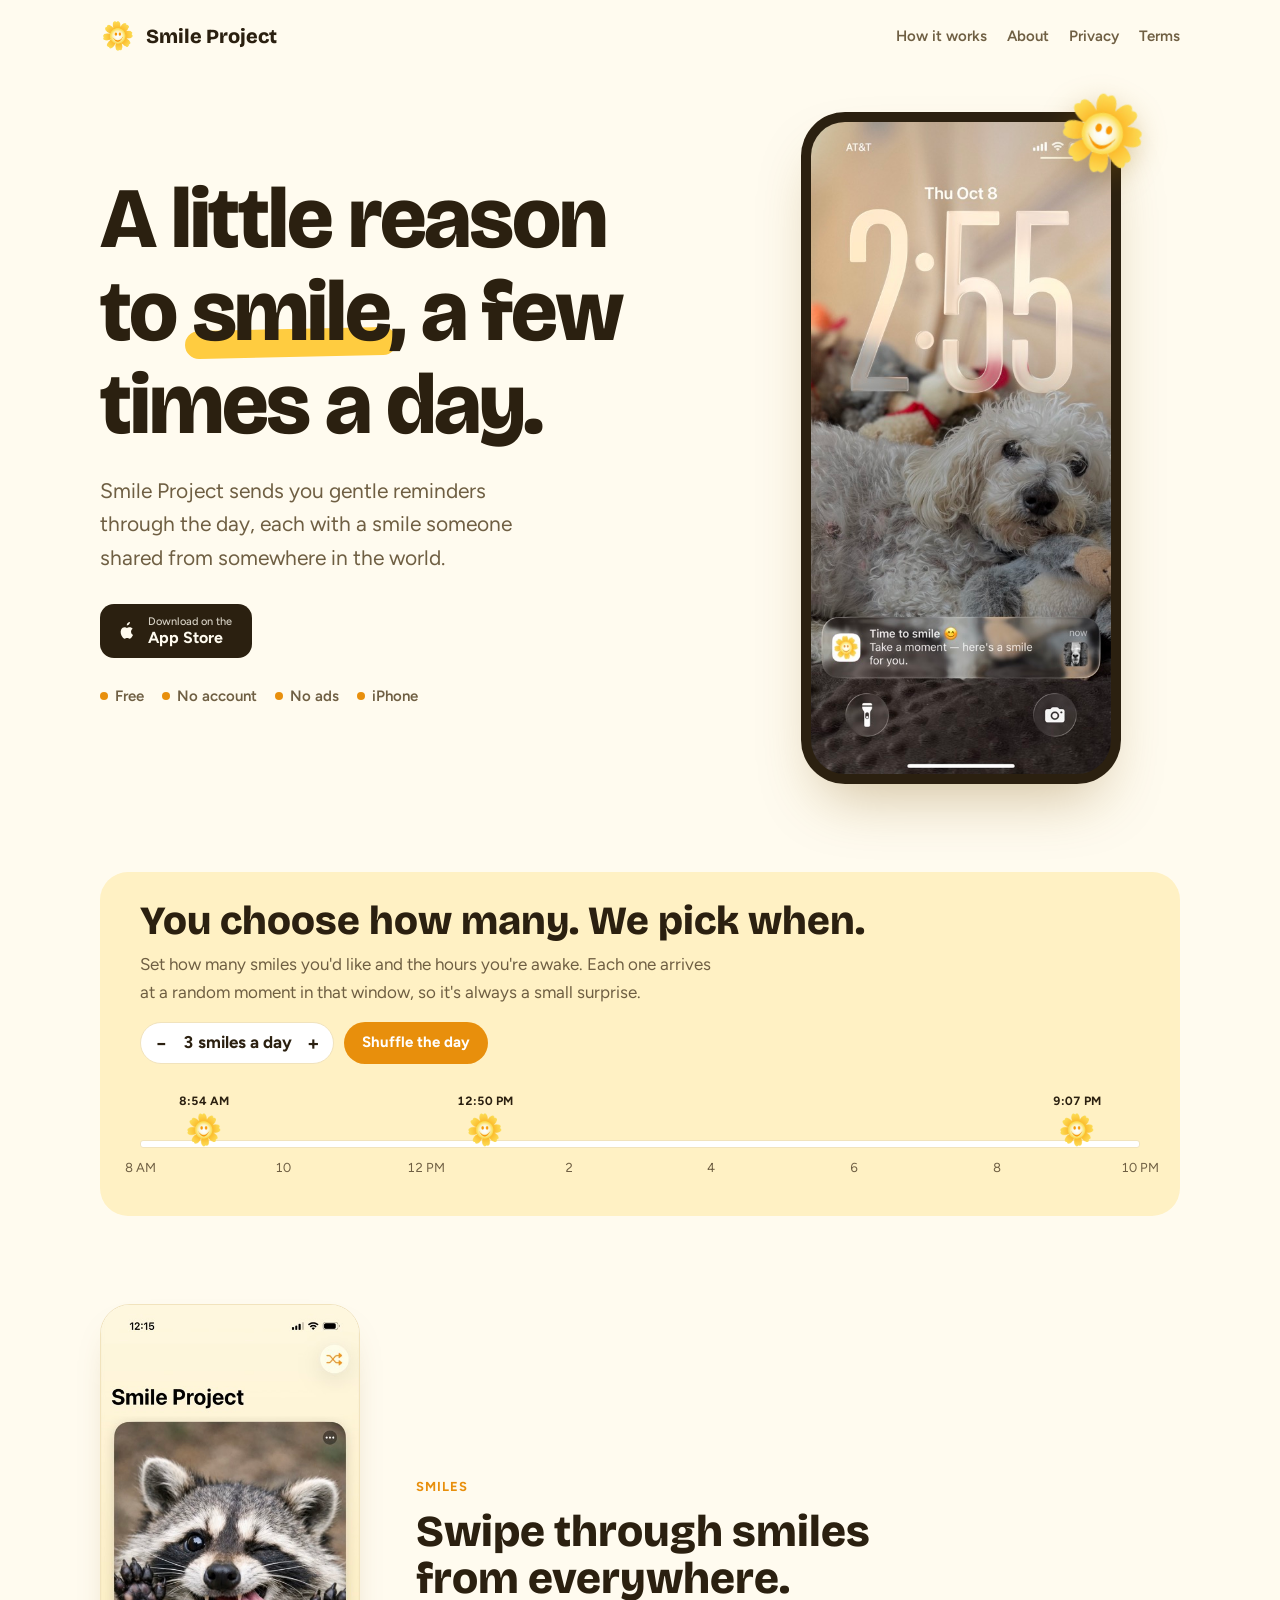
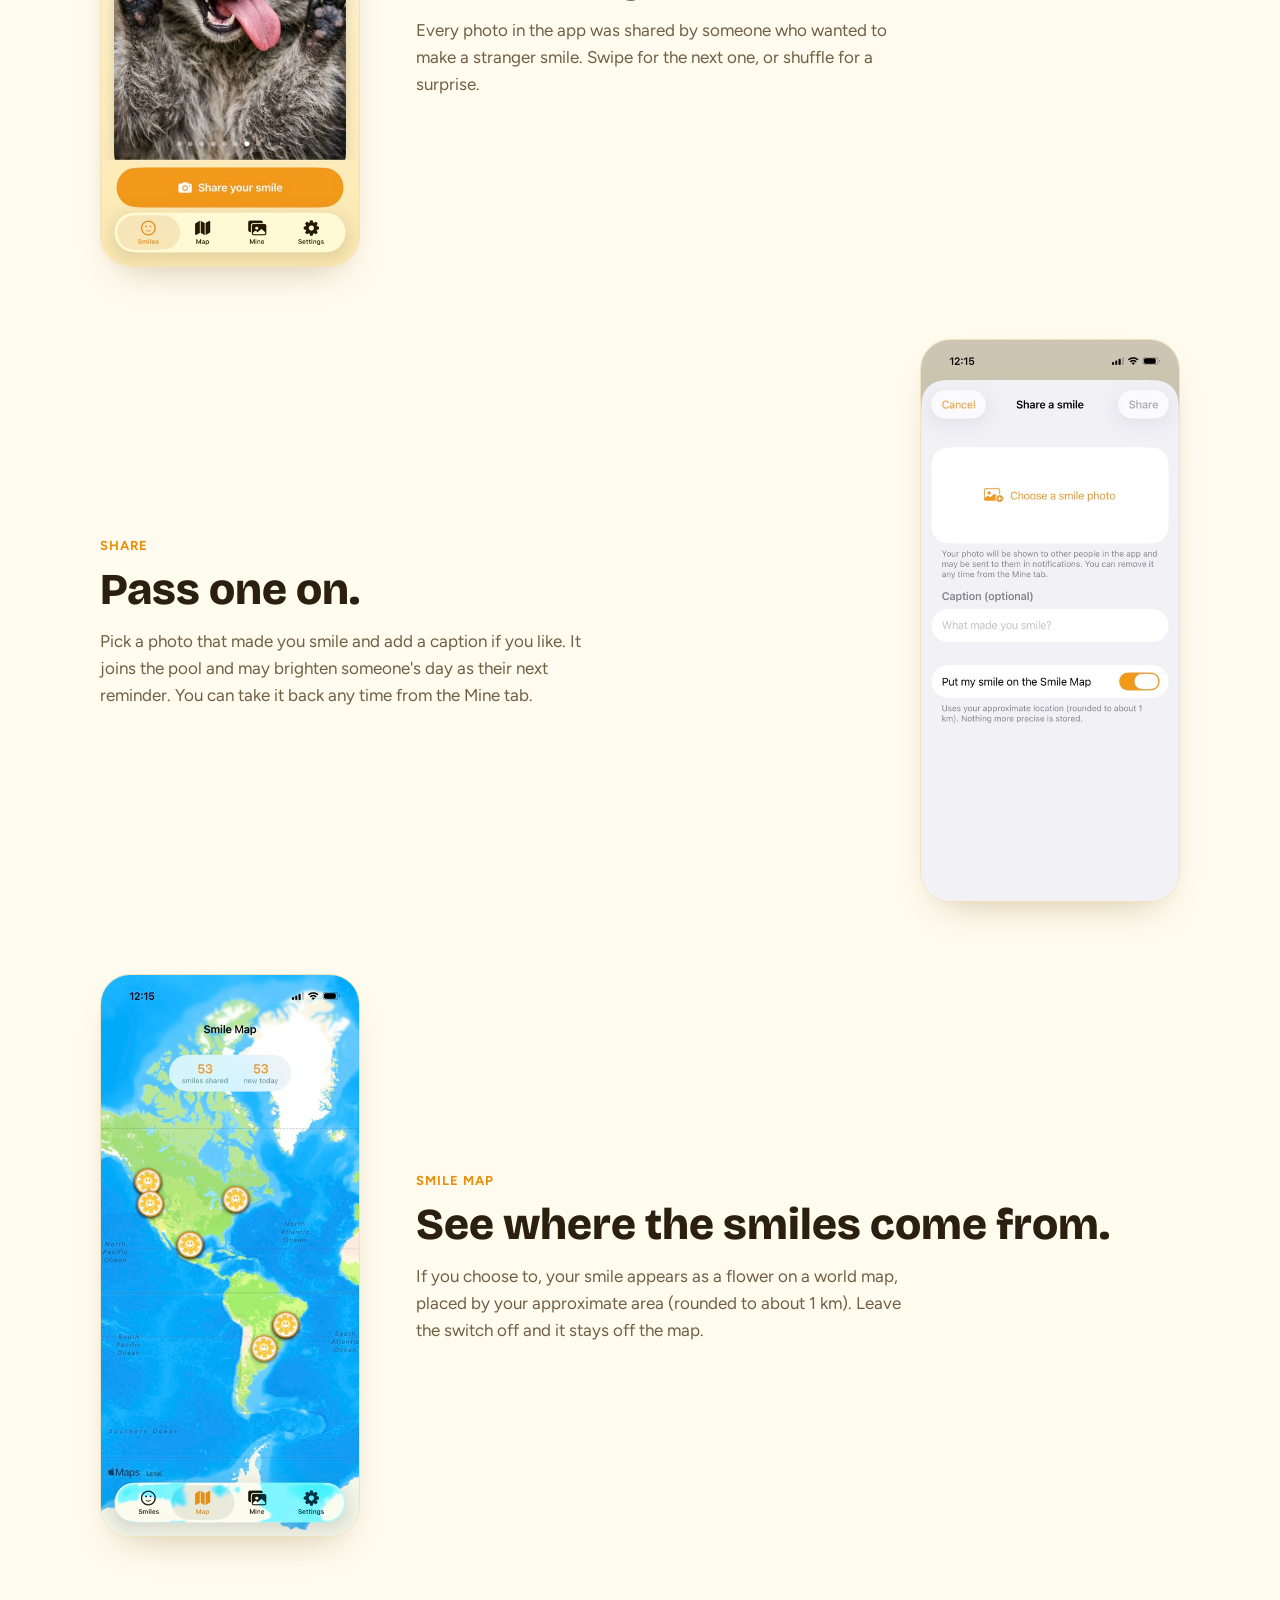
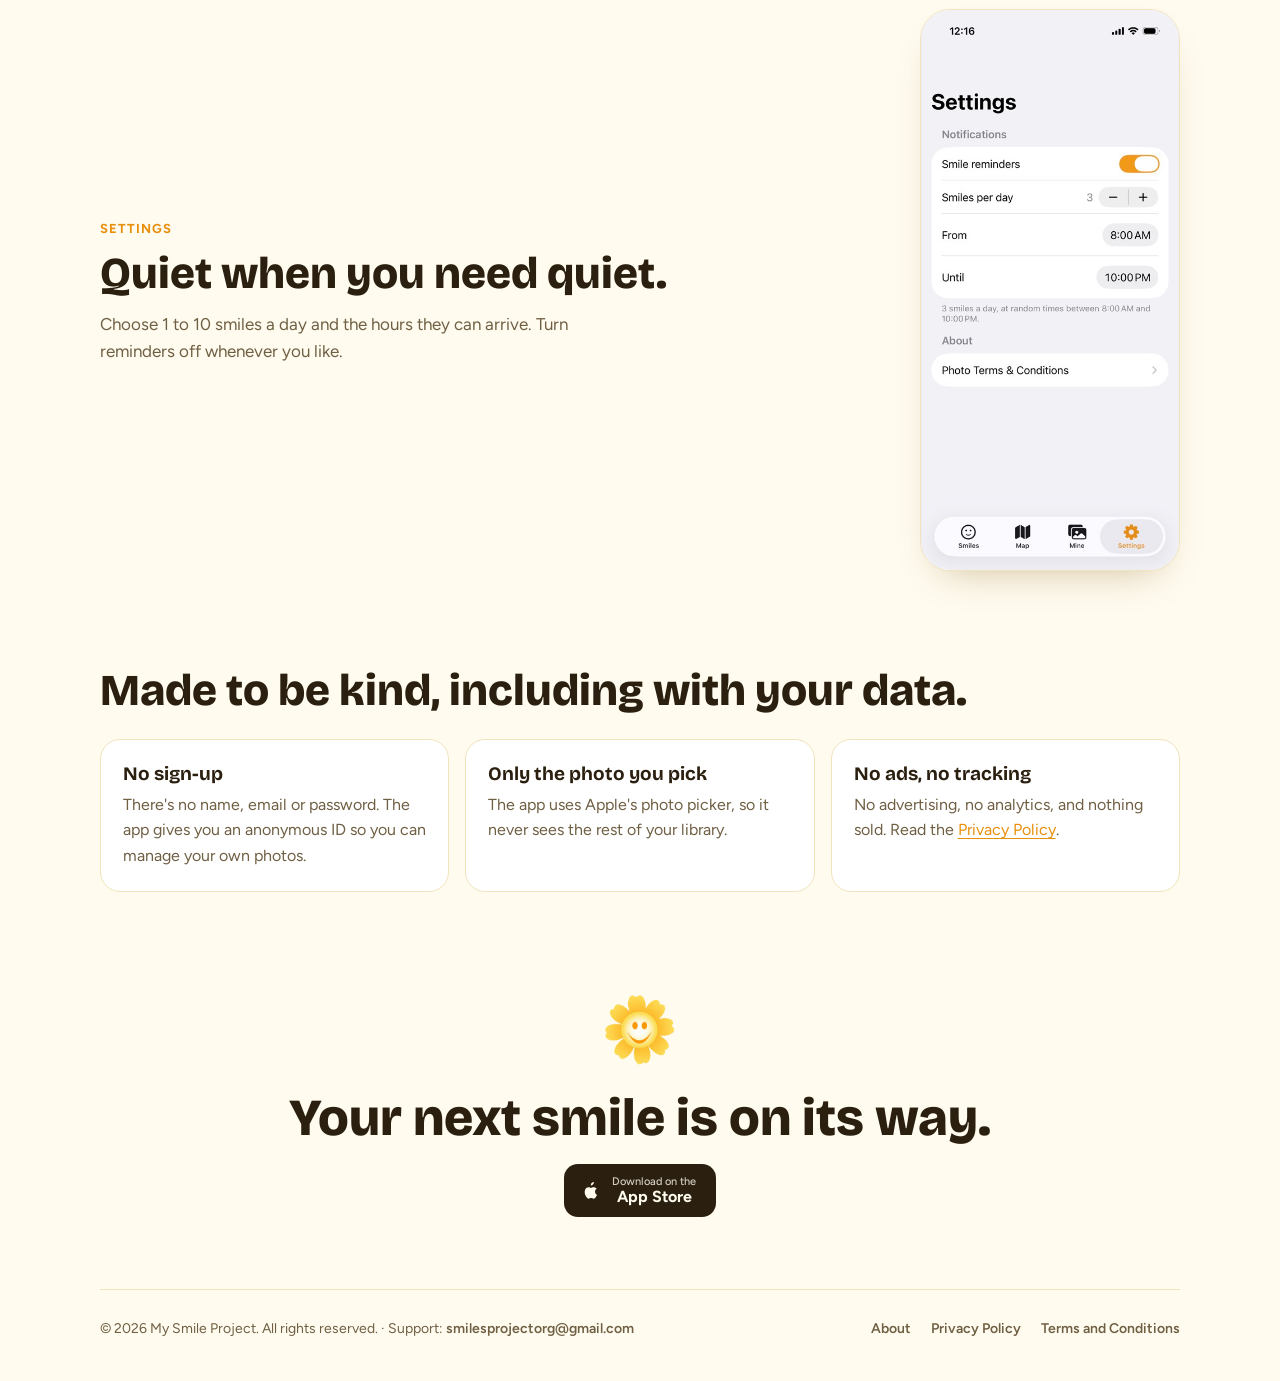
<file: index.html>
<!doctype html>
<html lang="en">
<head>
<meta charset="utf-8">
<meta name="viewport" content="width=device-width, initial-scale=1, viewport-fit=cover">
<link rel="icon" href="img/flower.png">
<title>Smile Project</title>
<meta name="description" content="A few gentle reminders a day to smile, each with a smile from someone around the world.">
<link rel="preconnect" href="https://fonts.googleapis.com">
<link rel="preconnect" href="https://fonts.gstatic.com" crossorigin>
<link rel="stylesheet" href="https://fonts.googleapis.com/css2?family=Bricolage+Grotesque:opsz,wght@12..96,500..800&family=Figtree:wght@400;500;600;700&display=swap">
<link rel="stylesheet" href="site.css">
<style>
  /* Landing page only. Hero: words left, the lock-screen reminder right. */
  .hero {
    display: grid; grid-template-columns: minmax(0, 1.15fr) minmax(0, 0.85fr); gap: 48px; align-items: center;
    padding-block: 40px 24px;
  }
  .hero h1 { font-size: clamp(44px, 7.4vw, 86px); font-weight: 800; letter-spacing: -0.025em; }
  .hero h1 .sun { position: relative; white-space: nowrap; }
  .hero h1 .sun::after {
    content: ""; position: absolute; left: -0.08em; right: -0.08em; bottom: 0.08em; height: 0.32em; z-index: -1;
    background: var(--sun); border-radius: 0.2em; transform: rotate(-1.2deg);
  }
  .hero h1 { position: relative; z-index: 0; }
  .lede { font-size: clamp(18px, 2.2vw, 21px); color: var(--muted); max-width: 34ch; margin: 22px 0 30px; }
  .facts { display: flex; flex-wrap: wrap; gap: 8px 18px; margin-top: 26px; padding: 0; list-style: none; color: var(--muted); font-size: 15px; font-weight: 600; }
  .facts li { display: flex; align-items: center; gap: 7px; }
  .facts li::before { content: ""; width: 8px; height: 8px; border-radius: 50%; background: var(--marigold); }

  .phone {
    position: relative; justify-self: center; width: min(320px, 100%);
    border-radius: 44px; padding: 10px; background: var(--ink);
    box-shadow: 0 30px 60px -20px rgba(120, 80, 0, 0.35);
  }
  .phone img { border-radius: 34px; width: 100%; height: auto; aspect-ratio: 1206 / 2622; object-fit: cover; }
  .phone .bloom { position: absolute; width: 96px; height: auto; aspect-ratio: auto; border-radius: 0; top: -26px; right: -30px; transform: rotate(14deg); filter: drop-shadow(0 8px 14px rgba(150, 100, 0, 0.3)); }

  /* "A day of smiles": the reminder window with this many smiles at random times */
  .day { margin-top: 64px; padding: 28px clamp(18px, 4vw, 40px) 30px; border-radius: 28px; background: var(--glow); }
  .day-head { display: flex; flex-wrap: wrap; align-items: end; justify-content: space-between; gap: 16px 28px; }
  .day h2 { font-size: clamp(28px, 4vw, 40px); font-weight: 800; }
  .day p { margin: 8px 0 0; color: var(--muted); max-width: 52ch; }
  .controls { display: flex; align-items: center; gap: 10px; flex-wrap: wrap; }
  .stepper { display: inline-flex; align-items: center; border-radius: 999px; background: var(--card); border: 1px solid var(--line); }
  .stepper button { width: 40px; height: 40px; border: 0; background: none; color: var(--ink); font: 700 20px/1 var(--body); cursor: pointer; border-radius: 999px; }
  .stepper button:disabled { color: var(--line); cursor: default; }
  .stepper output { min-width: 112px; text-align: center; font-weight: 700; font-variant-numeric: tabular-nums; }
  .shuffle { height: 42px; padding: 0 18px; border-radius: 999px; border: 0; background: var(--marigold); color: var(--marigold-ink); font: 700 15px/1 var(--body); cursor: pointer; }
  .track { position: relative; height: 92px; margin-top: 30px; }
  .track::before { content: ""; position: absolute; left: 0; right: 0; top: 46px; height: 6px; border-radius: 3px; background: var(--card); border: 1px solid var(--line); }
  .ticks { position: absolute; left: 0; right: 0; top: 64px; display: flex; justify-content: space-between; color: var(--muted); font-size: 13px; font-variant-numeric: tabular-nums; }
  .ticks span { width: 0; display: flex; justify-content: center; white-space: nowrap; }
  .smile { position: absolute; top: 16px; width: 40px; margin-left: -20px; transition: left 0.5s cubic-bezier(.3,1.4,.5,1); }
  .smile img { width: 40px; height: 40px; }
  .smile time { position: absolute; top: -18px; left: 50%; transform: translateX(-50%); font-size: 12px; font-weight: 700; color: var(--ink); white-space: nowrap; font-variant-numeric: tabular-nums; }

  /* features: screenshot beside its words, alternating */
  .features { display: grid; gap: 72px; margin-top: 88px; }
  .feature { display: grid; grid-template-columns: 260px minmax(0, 1fr); gap: 56px; align-items: center; }
  .feature:nth-child(even) { grid-template-columns: minmax(0, 1fr) 260px; }
  .feature:nth-child(even) .shot { order: 2; }
  .shot { border-radius: 30px; overflow: hidden; border: 1px solid var(--line); box-shadow: 0 18px 40px -22px rgba(120, 80, 0, 0.4); background: var(--card); }
  .shot img { width: 100%; height: auto; aspect-ratio: 1206 / 2622; object-fit: cover; }
  .feature .kicker { font-size: 13px; font-weight: 700; letter-spacing: 0.08em; text-transform: uppercase; color: var(--marigold); }
  .feature h2 { font-size: clamp(30px, 4vw, 44px); font-weight: 800; margin-top: 8px; }
  .feature p { color: var(--muted); max-width: 46ch; margin: 14px 0 0; }

  /* the privacy promise */
  .promise { margin-top: 96px; display: grid; grid-template-columns: repeat(3, minmax(0, 1fr)); gap: 16px; }
  .promise h2 { grid-column: 1 / -1; font-size: clamp(30px, 4vw, 44px); font-weight: 800; margin-bottom: 8px; }
  .promise div { padding: 22px; border-radius: 20px; background: var(--card); border: 1px solid var(--line); }
  .promise b { display: block; font: 700 19px/1.25 var(--display); margin-bottom: 6px; }
  .promise p { margin: 0; color: var(--muted); font-size: 16px; }

  .cta { margin-top: 96px; text-align: center; display: grid; justify-items: center; gap: 18px; }
  .cta img { width: 84px; }
  .cta h2 { font-size: clamp(32px, 5vw, 52px); font-weight: 800; }

  @media (max-width: 820px) {
    .hero { grid-template-columns: minmax(0, 1fr); gap: 40px; padding-top: 16px; }
    .phone { width: min(280px, 100%); }
    .feature, .feature:nth-child(even) { grid-template-columns: minmax(0, 1fr); gap: 26px; }
    .feature:nth-child(even) .shot { order: 0; }
    .shot { max-width: 240px; }
    .promise { grid-template-columns: minmax(0, 1fr); }
  }
  @media (max-width: 520px) {
    .ticks span:nth-child(even) { visibility: hidden; }
    .phone .bloom { width: 72px; right: -10px; }
  }
</style>
</head>
<body>
<div class="wrap">
  <header class="bar">
    <a class="brand" href="index.html"><img src="img/flower.png" alt="" width="36" height="36">Smile Project</a>
    <nav aria-label="Site">
      <a href="#how">How it works</a>
      <a href="about.html">About</a>
      <a href="privacy.html">Privacy</a>
      <a href="terms.html">Terms</a>
    </nav>
  </header>

  <main>
    <section class="hero">
      <div>
        <h1>A little reason to <span class="sun">smile</span>, a few times a day.</h1>
        <p class="lede">Smile Project sends you gentle reminders through the day, each with a smile someone shared from somewhere in the world.</p>
        <a class="store" href="https://apps.apple.com/app/id6820652074">
          <svg viewBox="0 0 24 24" aria-hidden="true"><path d="M16.37 12.7c.02 2.5 2.2 3.33 2.23 3.34-.02.06-.35 1.18-1.15 2.35-.69 1.01-1.41 2.01-2.54 2.03-1.11.02-1.47-.66-2.74-.66s-1.67.64-2.72.68c-1.09.04-1.92-1.09-2.62-2.1-1.42-2.06-2.51-5.82-1.05-8.36.72-1.26 2.02-2.06 3.43-2.08 1.07-.02 2.08.72 2.74.72.65 0 1.88-.89 3.17-.76.54.02 2.06.22 3.04 1.65-.08.05-1.81 1.06-1.79 3.19M14.3 4.74c.58-.7.97-1.68.86-2.65-.84.03-1.85.56-2.45 1.26-.54.62-1.01 1.61-.88 2.56.93.07 1.89-.47 2.47-1.17"/></svg>
          <span><small>Download on the</small>App Store</span>
        </a>
        <ul class="facts">
          <li>Free</li>
          <li>No account</li>
          <li>No ads</li>
          <li>iPhone</li>
        </ul>
      </div>
      <div class="phone">
        <img src="img/s2169.jpg" alt="An iPhone lock screen with a Smile Project notification: Time to smile. Take a moment, here's a smile for you." width="460" height="1000">
        <img class="bloom" src="img/flower.png" alt="">
      </div>
    </section>

    <section class="day" id="how" aria-labelledby="day-title">
      <div class="day-head">
        <div>
          <h2 id="day-title">You choose how many. We pick when.</h2>
          <p>Set how many smiles you'd like and the hours you're awake. Each one arrives at a random moment in that window, so it's always a small surprise.</p>
        </div>
        <div class="controls">
          <div class="stepper" role="group" aria-label="Smiles per day">
            <button type="button" id="fewer" aria-label="Fewer smiles">−</button>
            <output id="count" aria-live="polite">3 smiles a day</output>
            <button type="button" id="more" aria-label="More smiles">+</button>
          </div>
          <button type="button" class="shuffle" id="shuffle">Shuffle the day</button>
        </div>
      </div>
      <div class="track" id="track" aria-label="Today's smile times">
        <div class="ticks" aria-hidden="true"><span>8 AM</span><span>10</span><span>12 PM</span><span>2</span><span>4</span><span>6</span><span>8</span><span>10 PM</span></div>
      </div>
    </section>

    <div class="features">
      <section class="feature">
        <div class="shot"><img src="img/s2172.jpg" alt="The Smile Project home screen showing a raccoon sticking its tongue out, with a Share your smile button." loading="lazy" width="460" height="1000"></div>
        <div>
          <span class="kicker">Smiles</span>
          <h2>Swipe through smiles from everywhere.</h2>
          <p>Every photo in the app was shared by someone who wanted to make a stranger smile. Swipe for the next one, or shuffle for a surprise.</p>
        </div>
      </section>
      <section class="feature">
        <div class="shot"><img src="img/s2171.jpg" alt="The Share a smile screen with a photo picker, an optional caption and a switch to put the smile on the Smile Map." loading="lazy" width="460" height="1000"></div>
        <div>
          <span class="kicker">Share</span>
          <h2>Pass one on.</h2>
          <p>Pick a photo that made you smile and add a caption if you like. It joins the pool and may brighten someone's day as their next reminder. You can take it back any time from the Mine tab.</p>
        </div>
      </section>
      <section class="feature">
        <div class="shot"><img src="img/s2173.jpg" alt="The Smile Map: smiley flowers placed across North and South America, with 53 smiles shared." loading="lazy" width="460" height="1000"></div>
        <div>
          <span class="kicker">Smile Map</span>
          <h2>See where the smiles come from.</h2>
          <p>If you choose to, your smile appears as a flower on a world map, placed by your approximate area (rounded to about 1 km). Leave the switch off and it stays off the map.</p>
        </div>
      </section>
      <section class="feature">
        <div class="shot"><img src="img/s2175.jpg" alt="Settings: smile reminders on, 3 smiles per day, from 8:00 AM until 10:00 PM." loading="lazy" width="460" height="1000"></div>
        <div>
          <span class="kicker">Settings</span>
          <h2>Quiet when you need quiet.</h2>
          <p>Choose 1 to 10 smiles a day and the hours they can arrive. Turn reminders off whenever you like.</p>
        </div>
      </section>
    </div>

    <section class="promise" aria-labelledby="promise-title">
      <h2 id="promise-title">Made to be kind, including with your data.</h2>
      <div><b>No sign-up</b><p>There's no name, email or password. The app gives you an anonymous ID so you can manage your own photos.</p></div>
      <div><b>Only the photo you pick</b><p>The app uses Apple's photo picker, so it never sees the rest of your library.</p></div>
      <div><b>No ads, no tracking</b><p>No advertising, no analytics, and nothing sold. Read the <a href="privacy.html">Privacy Policy</a>.</p></div>
    </section>

    <section class="cta">
      <img src="img/flower.png" alt="" width="84" height="84">
      <h2>Your next smile is on its way.</h2>
      <a class="store" href="https://apps.apple.com/app/id6820652074">
        <svg viewBox="0 0 24 24" aria-hidden="true"><path d="M16.37 12.7c.02 2.5 2.2 3.33 2.23 3.34-.02.06-.35 1.18-1.15 2.35-.69 1.01-1.41 2.01-2.54 2.03-1.11.02-1.47-.66-2.74-.66s-1.67.64-2.72.68c-1.09.04-1.92-1.09-2.62-2.1-1.42-2.06-2.51-5.82-1.05-8.36.72-1.26 2.02-2.06 3.43-2.08 1.07-.02 2.08.72 2.74.72.65 0 1.88-.89 3.17-.76.54.02 2.06.22 3.04 1.65-.08.05-1.81 1.06-1.79 3.19M14.3 4.74c.58-.7.97-1.68.86-2.65-.84.03-1.85.56-2.45 1.26-.54.62-1.01 1.61-.88 2.56.93.07 1.89-.47 2.47-1.17"/></svg>
        <span><small>Download on the</small>App Store</span>
      </a>
    </section>
  </main>

  <footer class="foot">
    <span>© 2026 My Smile Project. All rights reserved. · Support: <a href="mailto:smilesprojectorg@gmail.com">smilesprojectorg@gmail.com</a></span>
    <nav aria-label="Legal">
      <a href="about.html">About</a>
      <a href="privacy.html">Privacy Policy</a>
      <a href="terms.html">Terms and Conditions</a>
    </nav>
  </footer>
</div>

<script>
  // "A day of smiles": n reminders at random minutes between 8:00 AM and 10:00 PM, like the app does.
  (() => {
    const START = 8 * 60, END = 22 * 60, MAX = 10;
    const track = document.getElementById('track');
    const out = document.getElementById('count');
    const fewer = document.getElementById('fewer');
    const more = document.getElementById('more');
    let n = 3;
    const fmt = (m) => {
      const h = Math.floor(m / 60), mm = String(m % 60).padStart(2, '0');
      return `${h % 12 || 12}:${mm} ${h < 12 ? 'AM' : 'PM'}`;
    };
    const times = (count) => {
      // Spread them out: one random minute inside each equal slice of the window.
      const slice = (END - START) / count;
      return Array.from({ length: count }, (_, i) => Math.round(START + slice * i + Math.random() * slice * 0.9));
    };
    const draw = () => {
      out.textContent = `${n} smile${n === 1 ? '' : 's'} a day`;
      fewer.disabled = n <= 1;
      more.disabled = n >= MAX;
      const list = times(n);
      const marks = [...track.querySelectorAll('.smile')];
      while (marks.length < n) {
        const el = document.createElement('div');
        el.className = 'smile';
        el.innerHTML = '<img src="img/flower.png" alt=""><time></time>';
        el.style.left = '0%';
        track.appendChild(el);
        marks.push(el);
      }
      while (marks.length > n) marks.pop().remove();
      requestAnimationFrame(() => list.forEach((m, i) => {
        marks[i].style.left = `${((m - START) / (END - START)) * 100}%`;
        const t = marks[i].querySelector('time');
        t.textContent = n <= 5 ? fmt(m) : '';
        t.dateTime = `${String(Math.floor(m / 60)).padStart(2, '0')}:${String(m % 60).padStart(2, '0')}`;
        marks[i].querySelector('img').alt = `A smile at ${fmt(m)}`;
      }));
    };
    fewer.onclick = () => { n = Math.max(1, n - 1); draw(); };
    more.onclick = () => { n = Math.min(MAX, n + 1); draw(); };
    document.getElementById('shuffle').onclick = draw;
    draw();
  })();
</script>
</body>
</html>
</file>
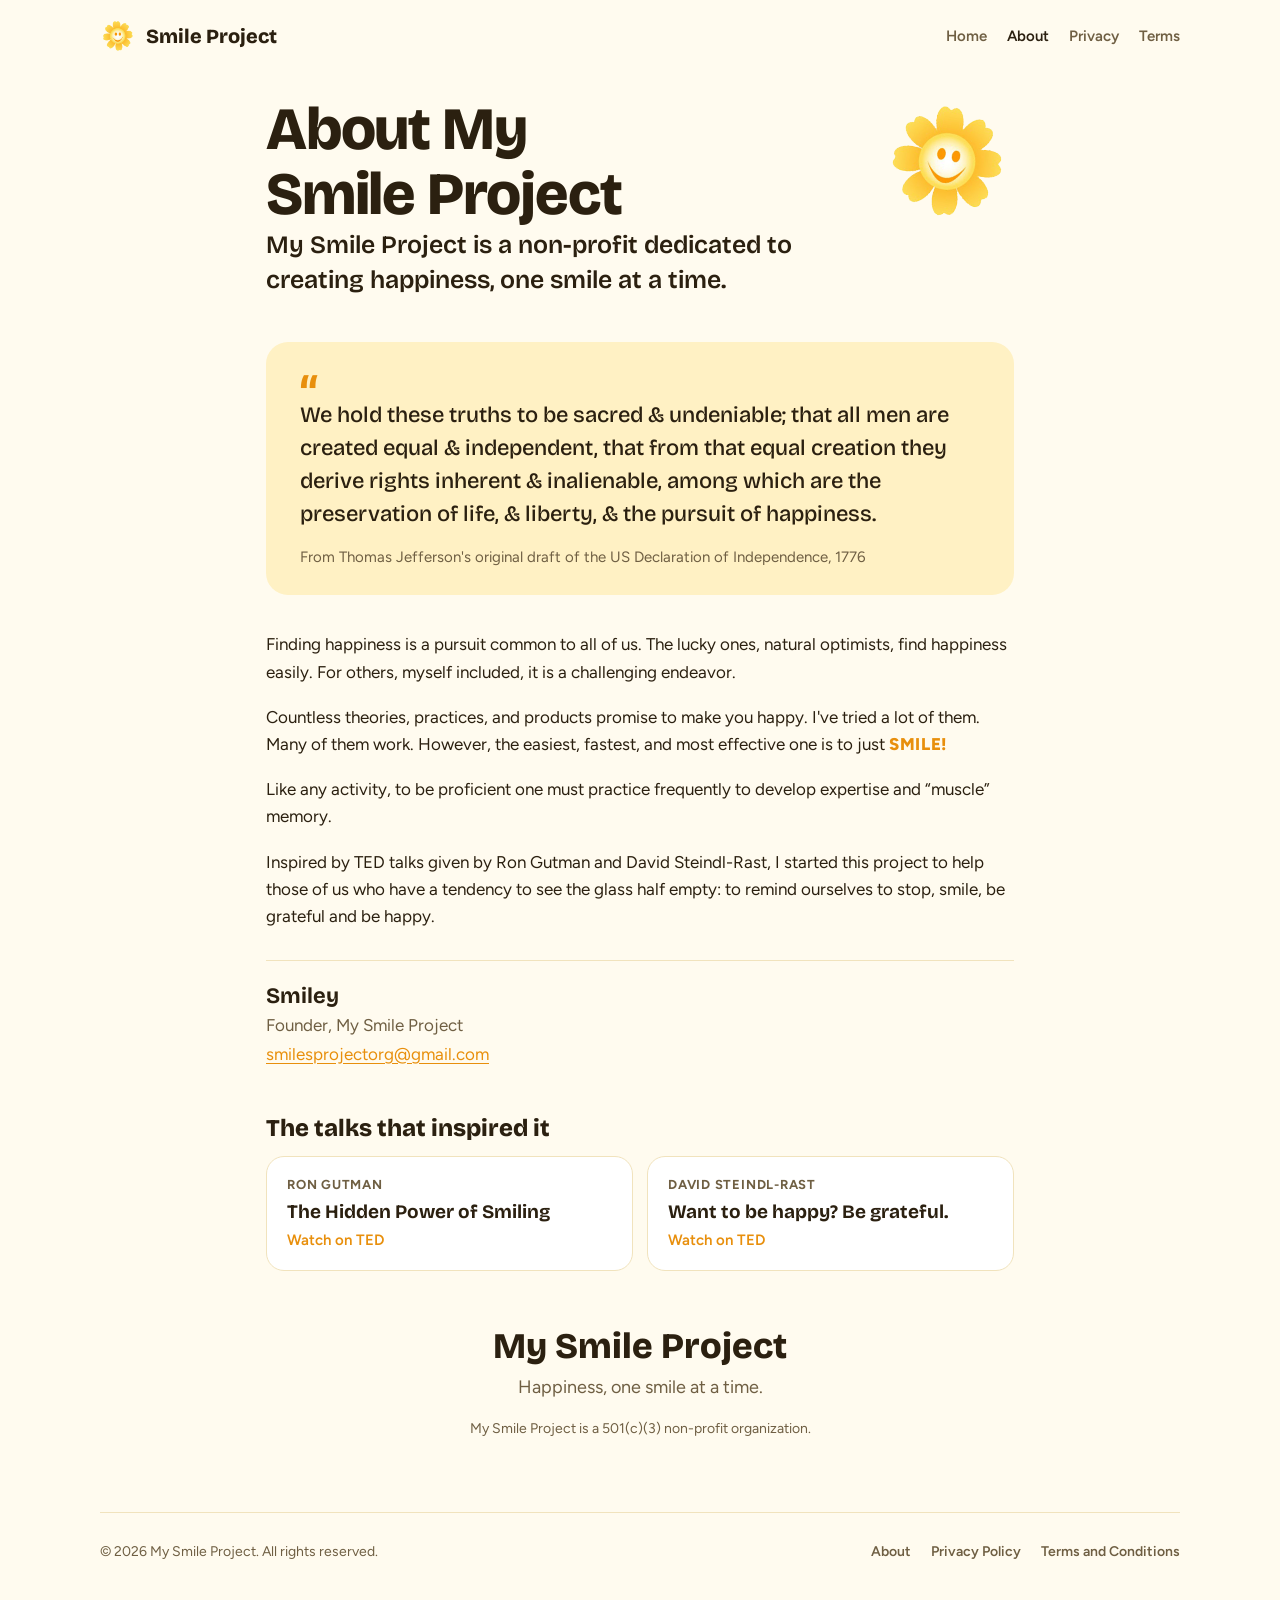
<file: about.html>
<!doctype html>
<html lang="en">
<head>
<meta charset="utf-8">
<meta name="viewport" content="width=device-width, initial-scale=1, viewport-fit=cover">
<title>About My Smile Project</title>
<meta name="description" content="My Smile Project is a non-profit dedicated to creating happiness, one smile at a time.">
<link rel="preconnect" href="https://fonts.googleapis.com">
<link rel="preconnect" href="https://fonts.gstatic.com" crossorigin>
<link rel="stylesheet" href="https://fonts.googleapis.com/css2?family=Bricolage+Grotesque:opsz,wght@12..96,500..800&family=Figtree:wght@400;500;600;700&display=swap">
<link rel="stylesheet" href="site.css">
<link rel="icon" href="img/flower.png">
<style>
  .about { max-width: 68ch; margin-inline: auto; padding-block: 24px 0; }
  .about-head { display: grid; grid-template-columns: minmax(0, 1fr) auto; gap: 24px; align-items: center; }
  .about h1 { font-size: clamp(38px, 6.5vw, 60px); font-weight: 800; letter-spacing: -0.02em; }
  .about-head img { width: clamp(84px, 16vw, 132px); height: auto; transform: rotate(10deg); }
  .mission { font: 600 clamp(21px, 2.6vw, 25px)/1.4 var(--display); margin: 18px 0 0; max-width: 36ch; }
  .declaration { margin: 44px 0 36px; padding: 26px clamp(20px, 4vw, 34px); border-radius: 22px; background: var(--glow); }
  .declaration blockquote { margin: 0; font: 500 clamp(19px, 2.3vw, 22px)/1.5 var(--display); }
  .declaration blockquote::before { content: "“"; display: block; height: 0.55em; font-size: 2.6em; line-height: 1; color: var(--marigold); }
  .declaration figcaption { margin-top: 14px; color: var(--muted); font-size: 15px; }
  .about p { margin: 0 0 18px; }
  .about .smile-word { font-weight: 800; color: var(--marigold); letter-spacing: 0.04em; }
  .signature { margin: 30px 0 0; padding-top: 22px; border-top: 1px solid var(--line); display: grid; gap: 2px; }
  .signature b { font: 700 22px/1.2 var(--display); }
  .signature span { color: var(--muted); }
  .talks { margin-top: 48px; }
  .talks h2 { font-size: 24px; font-weight: 800; margin-bottom: 14px; }
  .talk-list { display: grid; grid-template-columns: repeat(2, minmax(0, 1fr)); gap: 14px; }
  .talk { display: grid; gap: 4px; padding: 18px 20px; border-radius: 18px; border: 1px solid var(--line); background: var(--card); color: var(--ink); text-decoration: none; }
  .talk:hover { border-color: var(--marigold); }
  .talk small { font-size: 13px; font-weight: 700; letter-spacing: 0.06em; text-transform: uppercase; color: var(--muted); }
  .talk b { font: 700 19px/1.3 var(--display); }
  .talk span { color: var(--marigold); font-weight: 600; font-size: 15px; }
  .closing { margin-top: 56px; text-align: center; display: grid; justify-items: center; gap: 6px; }
  .closing b { font: 800 clamp(26px, 4vw, 36px)/1.1 var(--display); }
  .closing span { color: var(--muted); font-size: 18px; }
  .closing small { margin-top: 10px; color: var(--muted); font-size: 14px; }
  @media (max-width: 560px) { .talk-list { grid-template-columns: minmax(0, 1fr); } }
</style>
</head>
<body>
<div class="wrap">
  <header class="bar">
    <a class="brand" href="index.html"><img src="img/flower.png" alt="" width="36" height="36">Smile Project</a>
    <nav aria-label="Site">
      <a href="index.html">Home</a>
      <a href="about.html" aria-current="page">About</a>
      <a href="privacy.html">Privacy</a>
      <a href="terms.html">Terms</a>
    </nav>
  </header>

  <main class="about">
    <div class="about-head">
      <h1>About My Smile Project</h1>
      <img src="img/flower.png" alt="">
    </div>
    <p class="mission">My Smile Project is a non-profit dedicated to creating happiness, one smile at a time.</p>

    <figure class="declaration">
      <blockquote>We hold these truths to be sacred &amp; undeniable; that all men are created equal &amp; independent, that from that equal creation they derive rights inherent &amp; inalienable, among which are the preservation of life, &amp; liberty, &amp; the pursuit of happiness.</blockquote>
      <figcaption>From Thomas Jefferson's original draft of the US Declaration of Independence, 1776</figcaption>
    </figure>

    <p>Finding happiness is a pursuit common to all of us. The lucky ones, natural optimists, find happiness easily. For others, myself included, it is a challenging endeavor.</p>
    <p>Countless theories, practices, and products promise to make you happy. I've tried a lot of them. Many of them work. However, the easiest, fastest, and most effective one is to just <span class="smile-word">SMILE!</span></p>
    <p>Like any activity, to be proficient one must practice frequently to develop expertise and “muscle” memory.</p>
    <p>Inspired by TED talks given by Ron Gutman and David Steindl-Rast, I started this project to help those of us who have a tendency to see the glass half empty: to remind ourselves to stop, smile, be grateful and be happy.</p>

    <div class="signature">
      <b>Smiley</b>
      <span>Founder, My Smile Project</span>
      <a href="mailto:smilesprojectorg@gmail.com">smilesprojectorg@gmail.com</a>
    </div>

    <section class="talks" aria-labelledby="talks-title">
      <h2 id="talks-title">The talks that inspired it</h2>
      <div class="talk-list">
        <a class="talk" href="https://www.ted.com/talks/ron_gutman_the_hidden_power_of_smiling" rel="noopener">
          <small>Ron Gutman</small>
          <b>The Hidden Power of Smiling</b>
          <span>Watch on TED</span>
        </a>
        <a class="talk" href="https://www.ted.com/talks/david_steindl_rast_want_to_be_happy_be_grateful" rel="noopener">
          <small>David Steindl-Rast</small>
          <b>Want to be happy? Be grateful.</b>
          <span>Watch on TED</span>
        </a>
      </div>
    </section>

    <div class="closing">
      <b>My Smile Project</b>
      <span>Happiness, one smile at a time.</span>
      <small>My Smile Project is a 501(c)(3) non-profit organization.</small>
    </div>
  </main>

  <footer class="foot">
    <span>© 2026 My Smile Project. All rights reserved.</span>
    <nav aria-label="Legal">
      <a href="about.html" aria-current="page">About</a>
      <a href="privacy.html">Privacy Policy</a>
      <a href="terms.html">Terms and Conditions</a>
    </nav>
  </footer>
</div>
</body>
</html>
</file>
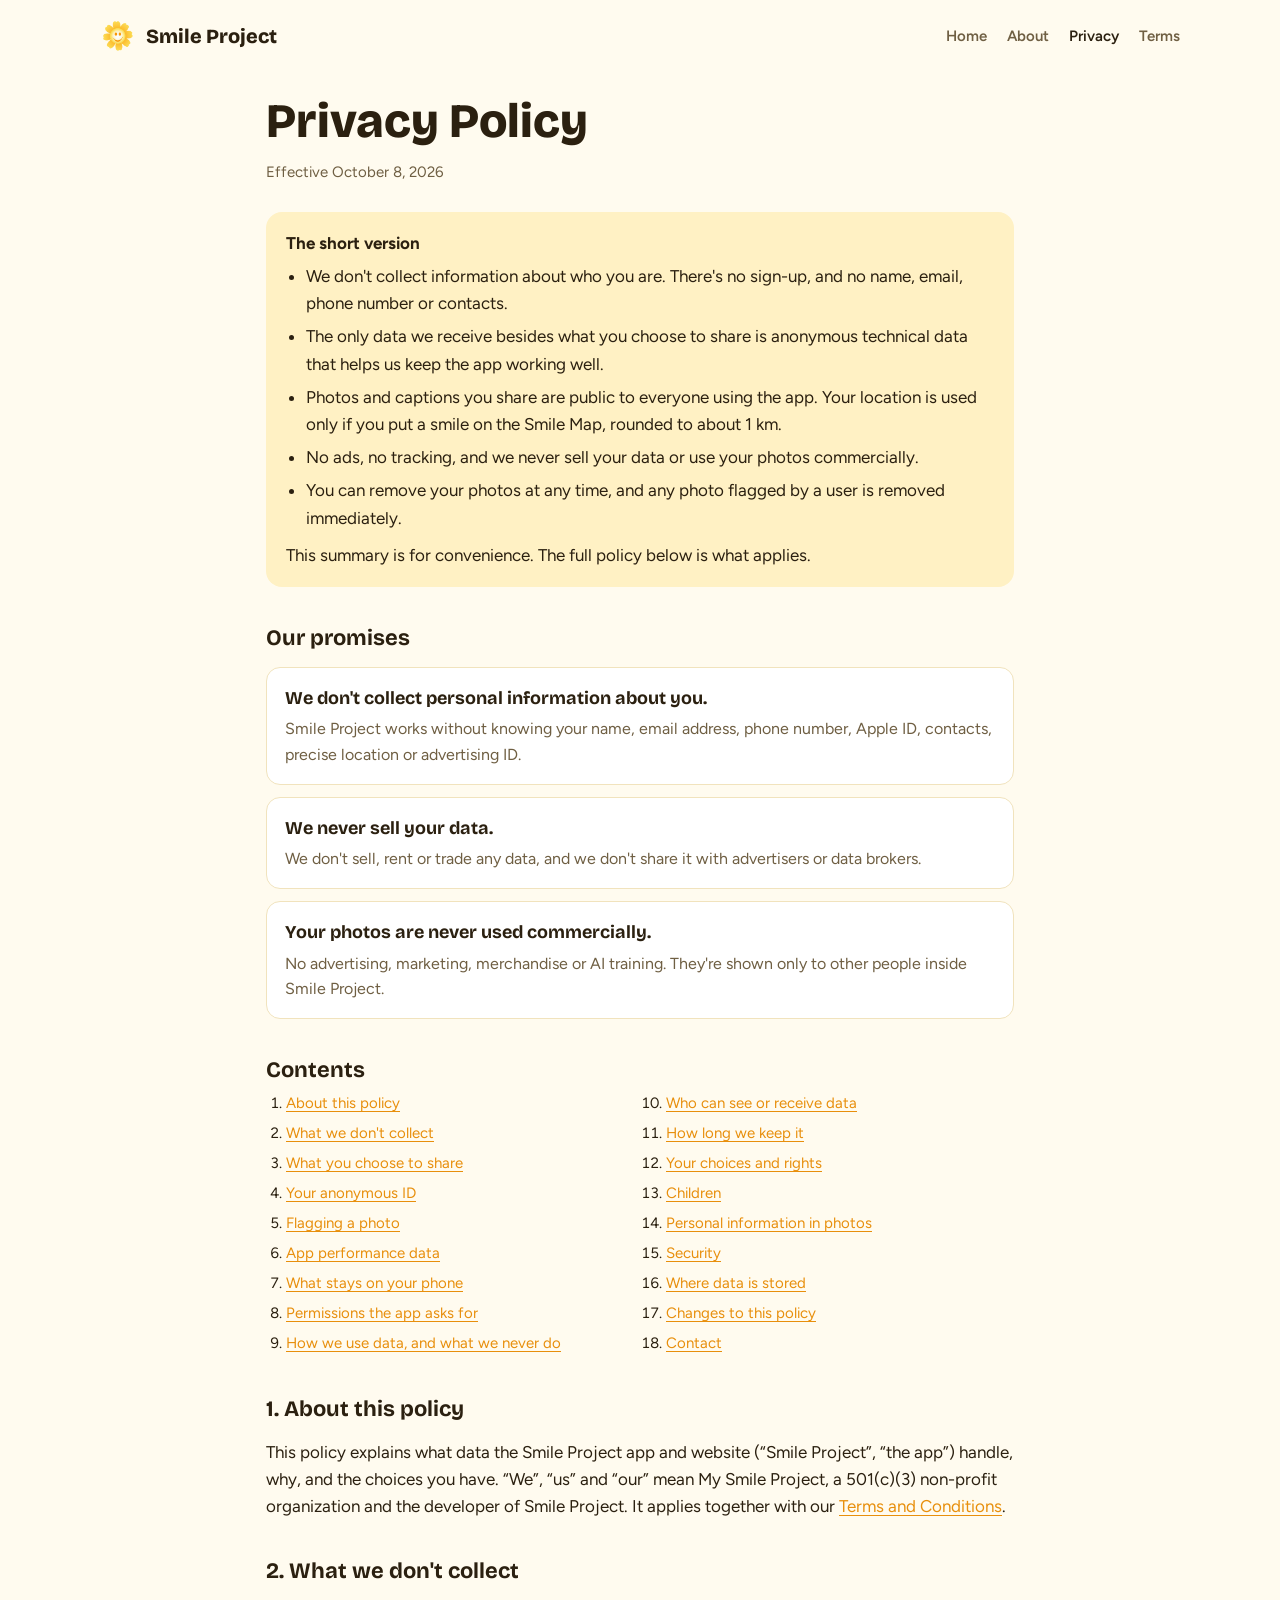
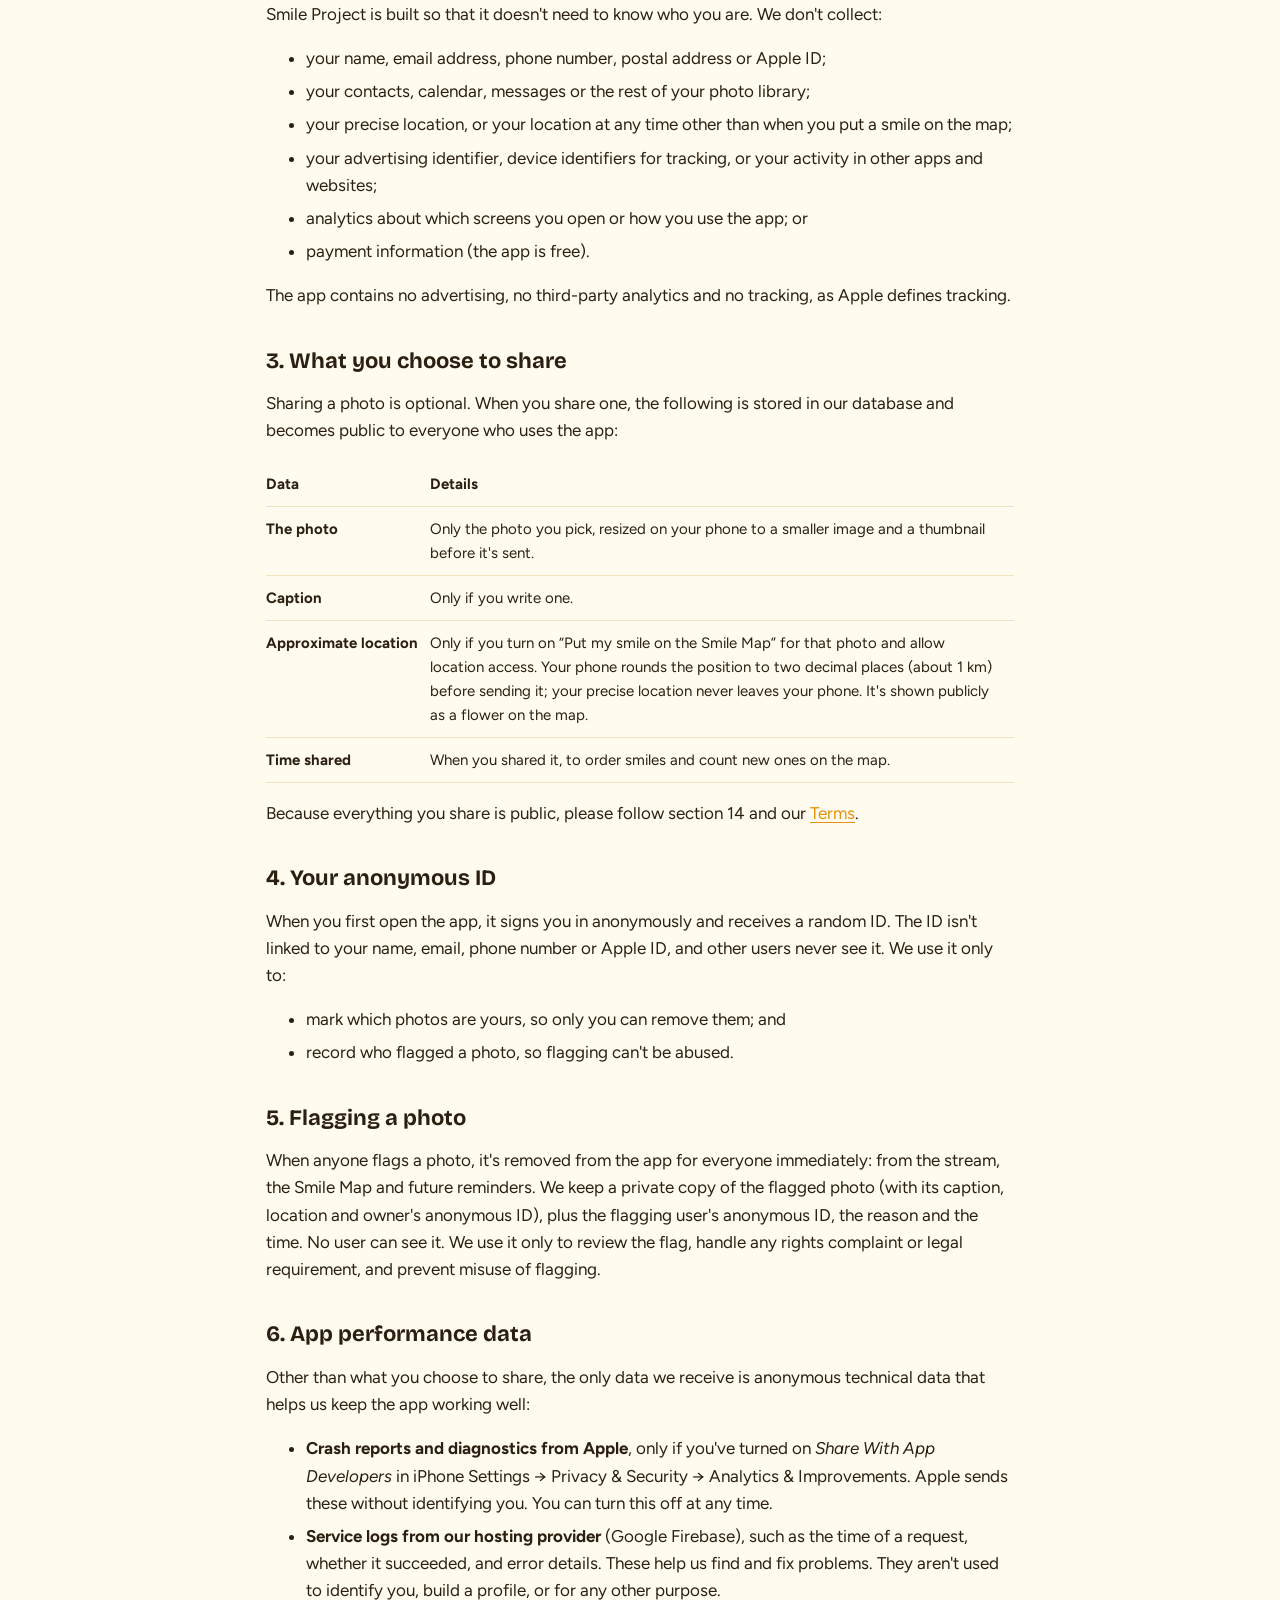
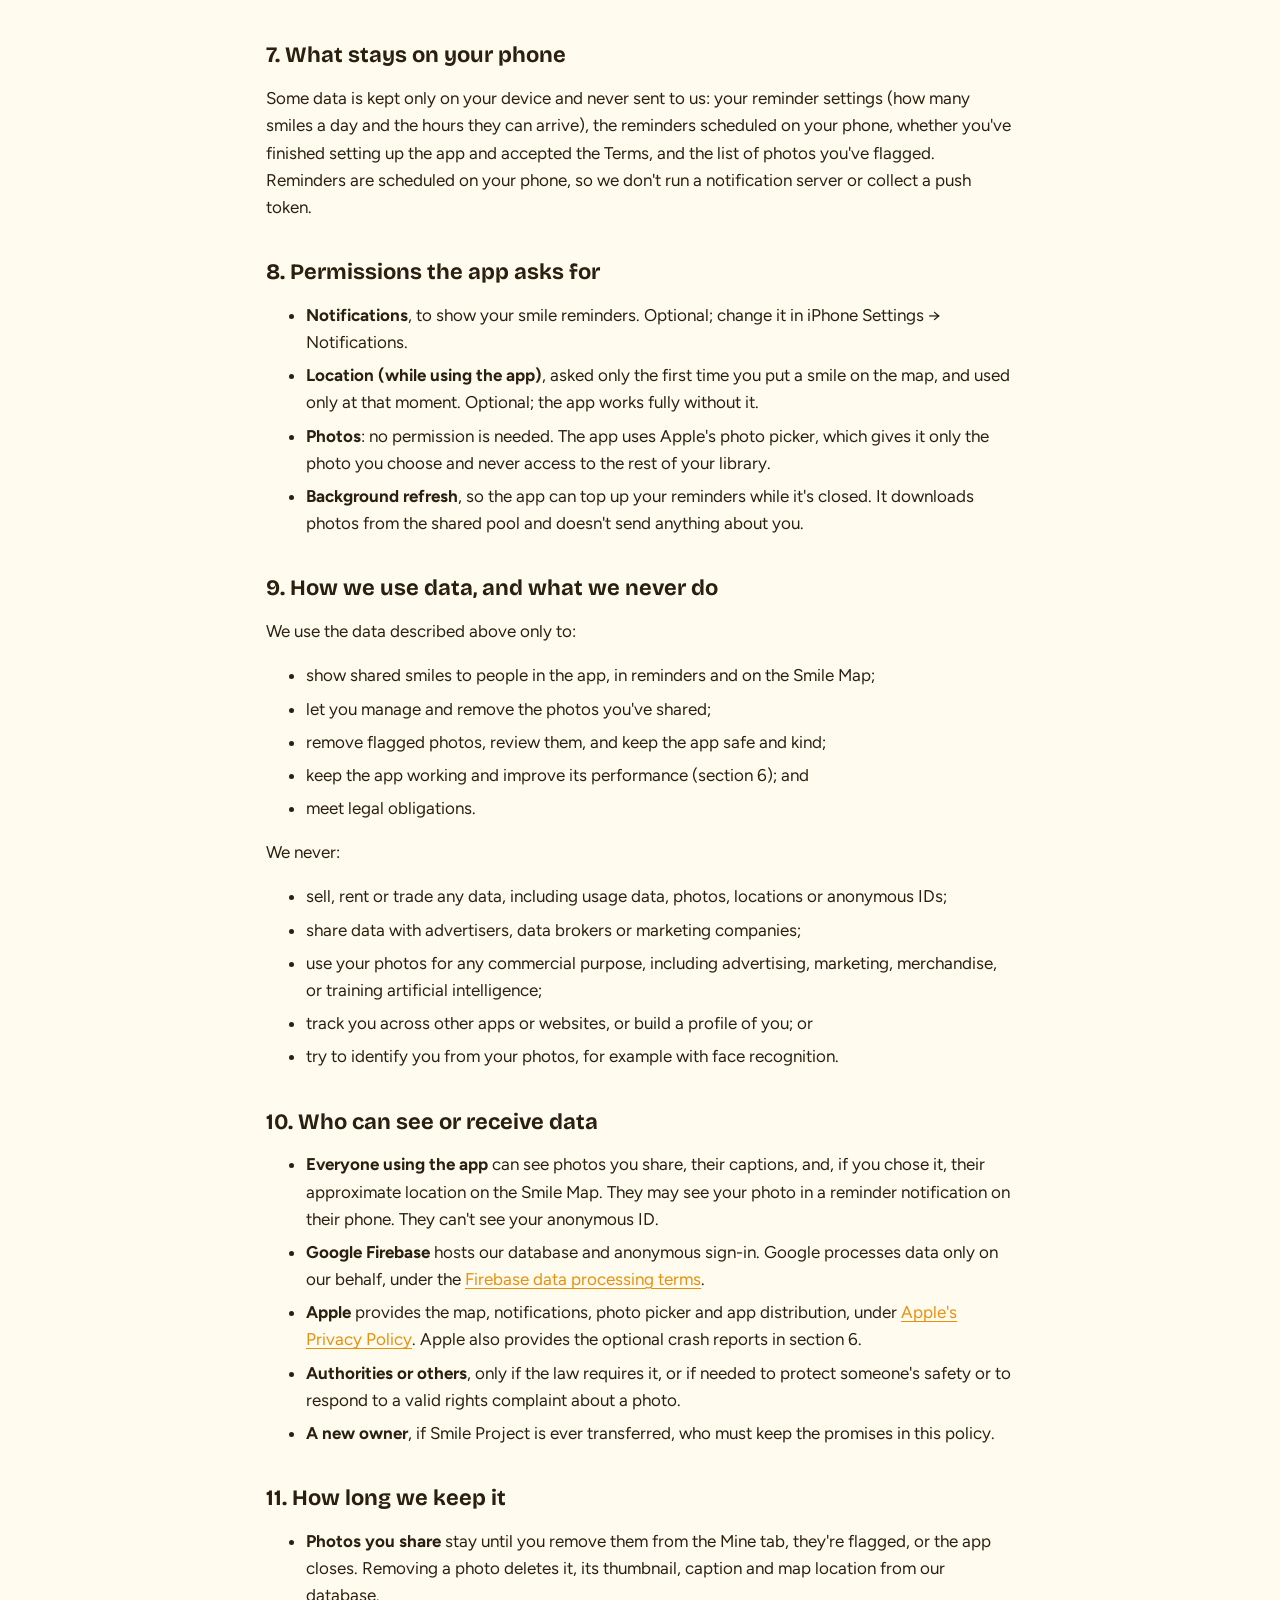
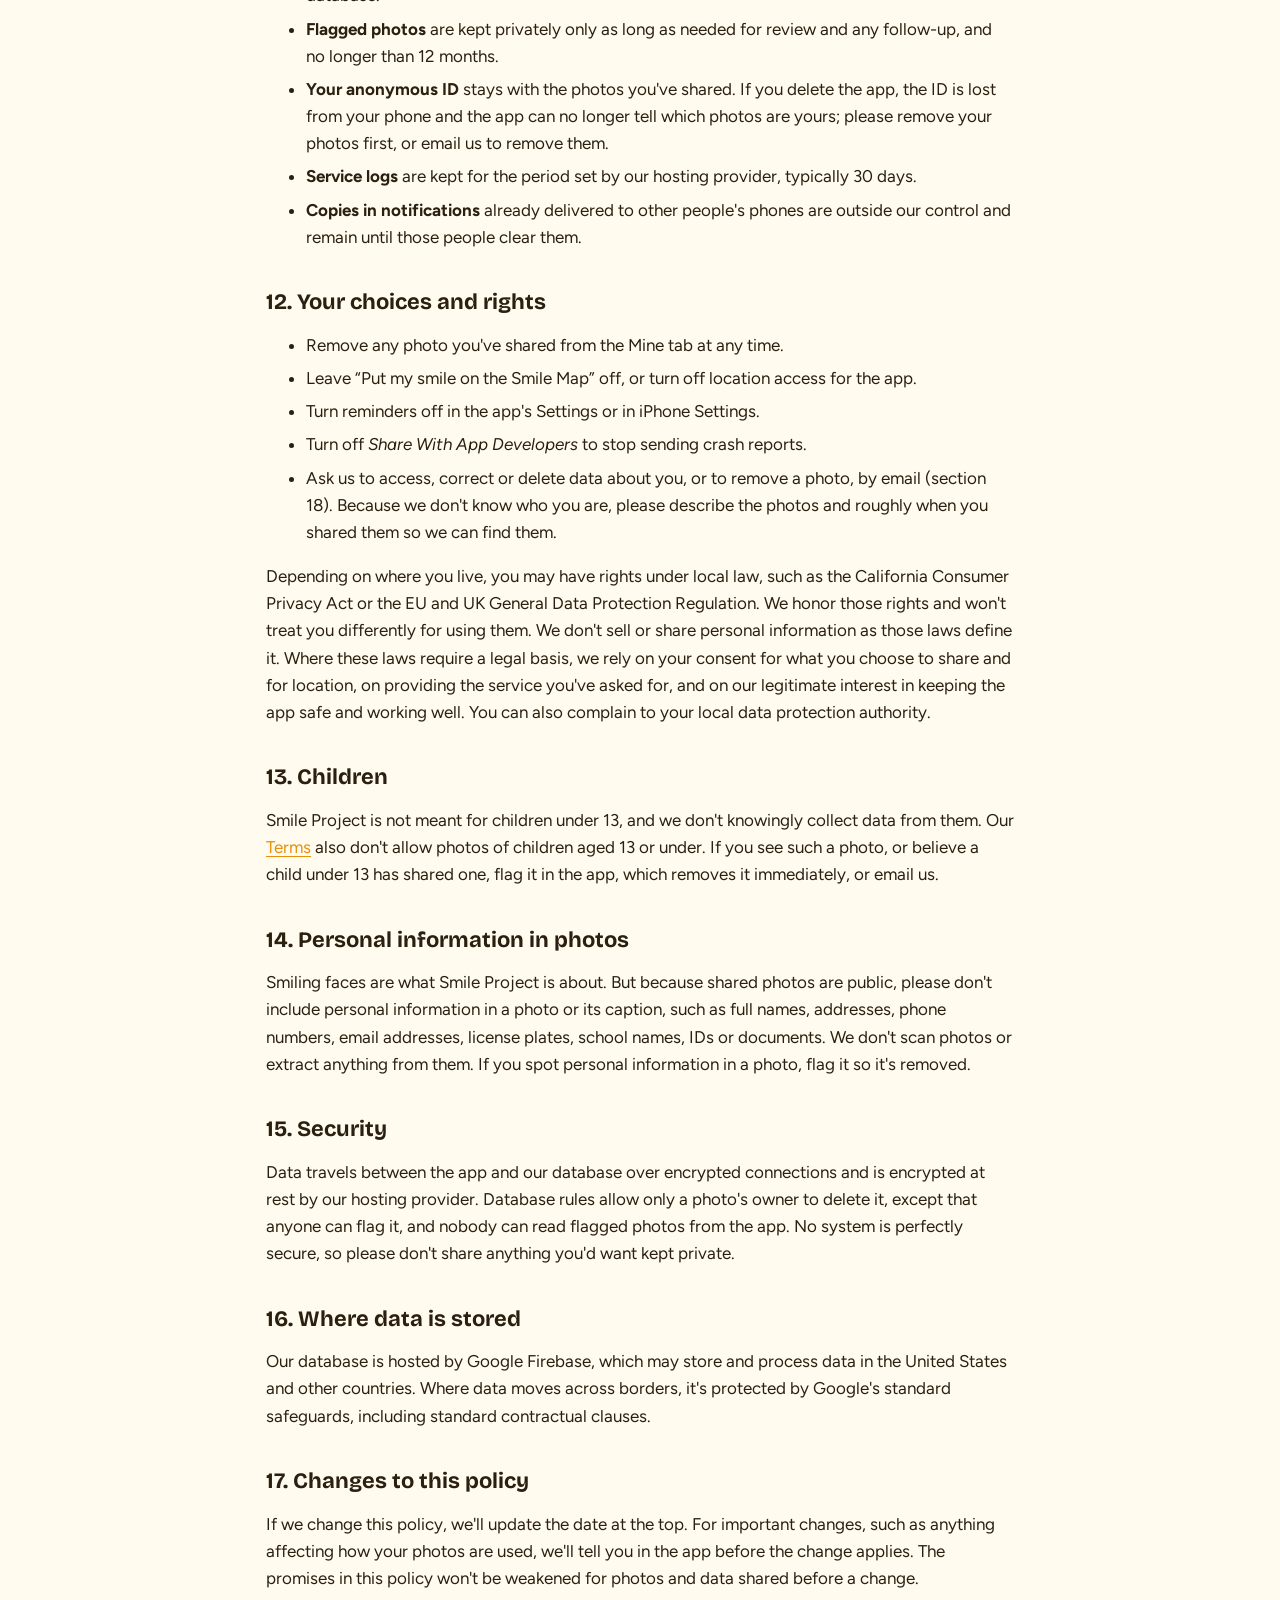
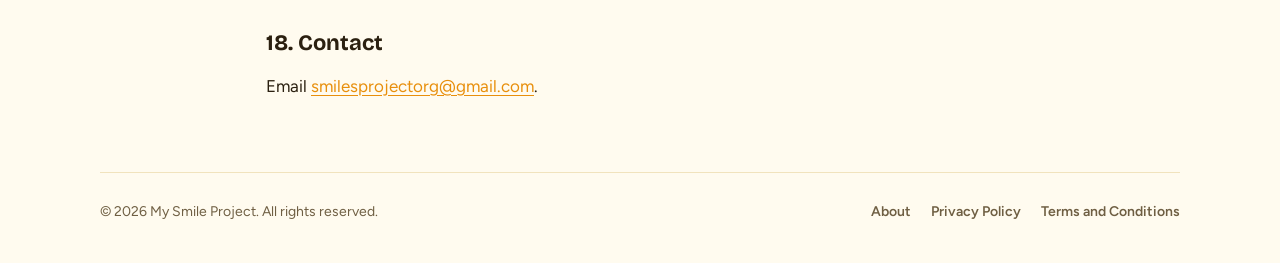
<file: privacy.html>
<!doctype html>
<html lang="en">
<head>
<meta charset="utf-8">
<meta name="viewport" content="width=device-width, initial-scale=1, viewport-fit=cover">
<title>Smile Project Privacy Policy</title>
<link rel="preconnect" href="https://fonts.googleapis.com">
<link rel="preconnect" href="https://fonts.gstatic.com" crossorigin>
<link rel="stylesheet" href="https://fonts.googleapis.com/css2?family=Bricolage+Grotesque:opsz,wght@12..96,500..800&family=Figtree:wght@400;500;600;700&display=swap">
<link rel="stylesheet" href="site.css">
<link rel="icon" href="img/flower.png">
<style>
  .toc { columns: 2 220px; column-gap: 32px; padding-left: 20px; margin: 8px 0 0; font-size: 15px; }
  .toc li { break-inside: avoid; }
  .promises { display: grid; gap: 12px; margin-top: 16px; }
  .promises div { padding: 16px 18px; border-radius: 14px; border: 1px solid var(--line); background: var(--card); }
  .promises b { display: block; font-family: var(--display); font-size: 18px; margin-bottom: 4px; }
  .promises p { margin: 0; color: var(--muted); font-size: 16px; }
  .legal h2 { scroll-margin-top: 16px; }
</style>
</head>
<body>
<div class="wrap">
  <header class="bar">
    <a class="brand" href="index.html"><img src="img/flower.png" alt="" width="36" height="36">Smile Project</a>
    <nav aria-label="Site">
      <a href="index.html">Home</a>
      <a href="about.html">About</a>
      <a href="privacy.html" aria-current="page">Privacy</a>
      <a href="terms.html">Terms</a>
    </nav>
  </header>

  <main class="legal">
    <h1>Privacy Policy</h1>
    <p class="meta">Effective October 8, 2026</p>

    <div class="summary">
      <strong>The short version</strong>
      <ul>
        <li>We don't collect information about who you are. There's no sign-up, and no name, email, phone number or contacts.</li>
        <li>The only data we receive besides what you choose to share is anonymous technical data that helps us keep the app working well.</li>
        <li>Photos and captions you share are public to everyone using the app. Your location is used only if you put a smile on the Smile Map, rounded to about 1 km.</li>
        <li>No ads, no tracking, and we never sell your data or use your photos commercially.</li>
        <li>You can remove your photos at any time, and any photo flagged by a user is removed immediately.</li>
      </ul>
      <p style="margin:10px 0 0">This summary is for convenience. The full policy below is what applies.</p>
    </div>

    <h2 id="promises">Our promises</h2>
    <div class="promises">
      <div><b>We don't collect personal information about you.</b><p>Smile Project works without knowing your name, email address, phone number, Apple ID, contacts, precise location or advertising ID.</p></div>
      <div><b>We never sell your data.</b><p>We don't sell, rent or trade any data, and we don't share it with advertisers or data brokers.</p></div>
      <div><b>Your photos are never used commercially.</b><p>No advertising, marketing, merchandise or AI training. They're shown only to other people inside Smile Project.</p></div>
    </div>

    <h2>Contents</h2>
    <ol class="toc">
      <li><a href="#p1">About this policy</a></li>
      <li><a href="#p2">What we don't collect</a></li>
      <li><a href="#p3">What you choose to share</a></li>
      <li><a href="#p4">Your anonymous ID</a></li>
      <li><a href="#p5">Flagging a photo</a></li>
      <li><a href="#p6">App performance data</a></li>
      <li><a href="#p7">What stays on your phone</a></li>
      <li><a href="#p8">Permissions the app asks for</a></li>
      <li><a href="#p9">How we use data, and what we never do</a></li>
      <li><a href="#p10">Who can see or receive data</a></li>
      <li><a href="#p11">How long we keep it</a></li>
      <li><a href="#p12">Your choices and rights</a></li>
      <li><a href="#p13">Children</a></li>
      <li><a href="#p14">Personal information in photos</a></li>
      <li><a href="#p15">Security</a></li>
      <li><a href="#p16">Where data is stored</a></li>
      <li><a href="#p17">Changes to this policy</a></li>
      <li><a href="#p18">Contact</a></li>
    </ol>

    <h2 id="p1">1. About this policy</h2>
    <p>This policy explains what data the Smile Project app and website (“Smile Project”, “the app”) handle, why, and the choices you have. “We”, “us” and “our” mean My Smile Project, a 501(c)(3) non-profit organization and the developer of Smile Project. It applies together with our <a href="terms.html">Terms and Conditions</a>.</p>

    <h2 id="p2">2. What we don't collect</h2>
    <p>Smile Project is built so that it doesn't need to know who you are. We don't collect:</p>
    <ul>
      <li>your name, email address, phone number, postal address or Apple ID;</li>
      <li>your contacts, calendar, messages or the rest of your photo library;</li>
      <li>your precise location, or your location at any time other than when you put a smile on the map;</li>
      <li>your advertising identifier, device identifiers for tracking, or your activity in other apps and websites;</li>
      <li>analytics about which screens you open or how you use the app; or</li>
      <li>payment information (the app is free).</li>
    </ul>
    <p>The app contains no advertising, no third-party analytics and no tracking, as Apple defines tracking.</p>

    <h2 id="p3">3. What you choose to share</h2>
    <p>Sharing a photo is optional. When you share one, the following is stored in our database and becomes public to everyone who uses the app:</p>
    <div class="table-scroll">
      <table>
        <thead><tr><th scope="col">Data</th><th scope="col">Details</th></tr></thead>
        <tbody>
          <tr><th scope="row">The photo</th><td>Only the photo you pick, resized on your phone to a smaller image and a thumbnail before it's sent.</td></tr>
          <tr><th scope="row">Caption</th><td>Only if you write one.</td></tr>
          <tr><th scope="row">Approximate location</th><td>Only if you turn on “Put my smile on the Smile Map” for that photo and allow location access. Your phone rounds the position to two decimal places (about 1 km) before sending it; your precise location never leaves your phone. It's shown publicly as a flower on the map.</td></tr>
          <tr><th scope="row">Time shared</th><td>When you shared it, to order smiles and count new ones on the map.</td></tr>
        </tbody>
      </table>
    </div>
    <p>Because everything you share is public, please follow section 14 and our <a href="terms.html">Terms</a>.</p>

    <h2 id="p4">4. Your anonymous ID</h2>
    <p>When you first open the app, it signs you in anonymously and receives a random ID. The ID isn't linked to your name, email, phone number or Apple ID, and other users never see it. We use it only to:</p>
    <ul>
      <li>mark which photos are yours, so only you can remove them; and</li>
      <li>record who flagged a photo, so flagging can't be abused.</li>
    </ul>

    <h2 id="p5">5. Flagging a photo</h2>
    <p>When anyone flags a photo, it's removed from the app for everyone immediately: from the stream, the Smile Map and future reminders. We keep a private copy of the flagged photo (with its caption, location and owner's anonymous ID), plus the flagging user's anonymous ID, the reason and the time. No user can see it. We use it only to review the flag, handle any rights complaint or legal requirement, and prevent misuse of flagging.</p>

    <h2 id="p6">6. App performance data</h2>
    <p>Other than what you choose to share, the only data we receive is anonymous technical data that helps us keep the app working well:</p>
    <ul>
      <li><strong>Crash reports and diagnostics from Apple</strong>, only if you've turned on <em>Share With App Developers</em> in iPhone Settings → Privacy &amp; Security → Analytics &amp; Improvements. Apple sends these without identifying you. You can turn this off at any time.</li>
      <li><strong>Service logs from our hosting provider</strong> (Google Firebase), such as the time of a request, whether it succeeded, and error details. These help us find and fix problems. They aren't used to identify you, build a profile, or for any other purpose.</li>
    </ul>

    <h2 id="p7">7. What stays on your phone</h2>
    <p>Some data is kept only on your device and never sent to us: your reminder settings (how many smiles a day and the hours they can arrive), the reminders scheduled on your phone, whether you've finished setting up the app and accepted the Terms, and the list of photos you've flagged. Reminders are scheduled on your phone, so we don't run a notification server or collect a push token.</p>

    <h2 id="p8">8. Permissions the app asks for</h2>
    <ul>
      <li><strong>Notifications</strong>, to show your smile reminders. Optional; change it in iPhone Settings → Notifications.</li>
      <li><strong>Location (while using the app)</strong>, asked only the first time you put a smile on the map, and used only at that moment. Optional; the app works fully without it.</li>
      <li><strong>Photos</strong>: no permission is needed. The app uses Apple's photo picker, which gives it only the photo you choose and never access to the rest of your library.</li>
      <li><strong>Background refresh</strong>, so the app can top up your reminders while it's closed. It downloads photos from the shared pool and doesn't send anything about you.</li>
    </ul>

    <h2 id="p9">9. How we use data, and what we never do</h2>
    <p>We use the data described above only to:</p>
    <ul>
      <li>show shared smiles to people in the app, in reminders and on the Smile Map;</li>
      <li>let you manage and remove the photos you've shared;</li>
      <li>remove flagged photos, review them, and keep the app safe and kind;</li>
      <li>keep the app working and improve its performance (section 6); and</li>
      <li>meet legal obligations.</li>
    </ul>
    <p>We never:</p>
    <ul>
      <li>sell, rent or trade any data, including usage data, photos, locations or anonymous IDs;</li>
      <li>share data with advertisers, data brokers or marketing companies;</li>
      <li>use your photos for any commercial purpose, including advertising, marketing, merchandise, or training artificial intelligence;</li>
      <li>track you across other apps or websites, or build a profile of you; or</li>
      <li>try to identify you from your photos, for example with face recognition.</li>
    </ul>

    <h2 id="p10">10. Who can see or receive data</h2>
    <ul>
      <li><strong>Everyone using the app</strong> can see photos you share, their captions, and, if you chose it, their approximate location on the Smile Map. They may see your photo in a reminder notification on their phone. They can't see your anonymous ID.</li>
      <li><strong>Google Firebase</strong> hosts our database and anonymous sign-in. Google processes data only on our behalf, under the <a href="https://firebase.google.com/support/privacy" rel="noopener">Firebase data processing terms</a>.</li>
      <li><strong>Apple</strong> provides the map, notifications, photo picker and app distribution, under <a href="https://www.apple.com/legal/privacy/" rel="noopener">Apple's Privacy Policy</a>. Apple also provides the optional crash reports in section 6.</li>
      <li><strong>Authorities or others</strong>, only if the law requires it, or if needed to protect someone's safety or to respond to a valid rights complaint about a photo.</li>
      <li><strong>A new owner</strong>, if Smile Project is ever transferred, who must keep the promises in this policy.</li>
    </ul>

    <h2 id="p11">11. How long we keep it</h2>
    <ul>
      <li><strong>Photos you share</strong> stay until you remove them from the Mine tab, they're flagged, or the app closes. Removing a photo deletes it, its thumbnail, caption and map location from our database.</li>
      <li><strong>Flagged photos</strong> are kept privately only as long as needed for review and any follow-up, and no longer than 12 months.</li>
      <li><strong>Your anonymous ID</strong> stays with the photos you've shared. If you delete the app, the ID is lost from your phone and the app can no longer tell which photos are yours; please remove your photos first, or email us to remove them.</li>
      <li><strong>Service logs</strong> are kept for the period set by our hosting provider, typically 30 days.</li>
      <li><strong>Copies in notifications</strong> already delivered to other people's phones are outside our control and remain until those people clear them.</li>
    </ul>

    <h2 id="p12">12. Your choices and rights</h2>
    <ul>
      <li>Remove any photo you've shared from the Mine tab at any time.</li>
      <li>Leave “Put my smile on the Smile Map” off, or turn off location access for the app.</li>
      <li>Turn reminders off in the app's Settings or in iPhone Settings.</li>
      <li>Turn off <em>Share With App Developers</em> to stop sending crash reports.</li>
      <li>Ask us to access, correct or delete data about you, or to remove a photo, by email (section 18). Because we don't know who you are, please describe the photos and roughly when you shared them so we can find them.</li>
    </ul>
    <p>Depending on where you live, you may have rights under local law, such as the California Consumer Privacy Act or the EU and UK General Data Protection Regulation. We honor those rights and won't treat you differently for using them. We don't sell or share personal information as those laws define it. Where these laws require a legal basis, we rely on your consent for what you choose to share and for location, on providing the service you've asked for, and on our legitimate interest in keeping the app safe and working well. You can also complain to your local data protection authority.</p>

    <h2 id="p13">13. Children</h2>
    <p>Smile Project is not meant for children under 13, and we don't knowingly collect data from them. Our <a href="terms.html">Terms</a> also don't allow photos of children aged 13 or under. If you see such a photo, or believe a child under 13 has shared one, flag it in the app, which removes it immediately, or email us.</p>

    <h2 id="p14">14. Personal information in photos</h2>
    <p>Smiling faces are what Smile Project is about. But because shared photos are public, please don't include personal information in a photo or its caption, such as full names, addresses, phone numbers, email addresses, license plates, school names, IDs or documents. We don't scan photos or extract anything from them. If you spot personal information in a photo, flag it so it's removed.</p>

    <h2 id="p15">15. Security</h2>
    <p>Data travels between the app and our database over encrypted connections and is encrypted at rest by our hosting provider. Database rules allow only a photo's owner to delete it, except that anyone can flag it, and nobody can read flagged photos from the app. No system is perfectly secure, so please don't share anything you'd want kept private.</p>

    <h2 id="p16">16. Where data is stored</h2>
    <p>Our database is hosted by Google Firebase, which may store and process data in the United States and other countries. Where data moves across borders, it's protected by Google's standard safeguards, including standard contractual clauses.</p>

    <h2 id="p17">17. Changes to this policy</h2>
    <p>If we change this policy, we'll update the date at the top. For important changes, such as anything affecting how your photos are used, we'll tell you in the app before the change applies. The promises in this policy won't be weakened for photos and data shared before a change.</p>

    <h2 id="p18">18. Contact</h2>
    <p>Email <a href="mailto:smilesprojectorg@gmail.com">smilesprojectorg@gmail.com</a>.</p>
  </main>

  <footer class="foot">
    <span>© 2026 My Smile Project. All rights reserved.</span>
    <nav aria-label="Legal">
      <a href="about.html">About</a>
      <a href="privacy.html" aria-current="page">Privacy Policy</a>
      <a href="terms.html">Terms and Conditions</a>
    </nav>
  </footer>
</div>
</body>
</html>
</file>
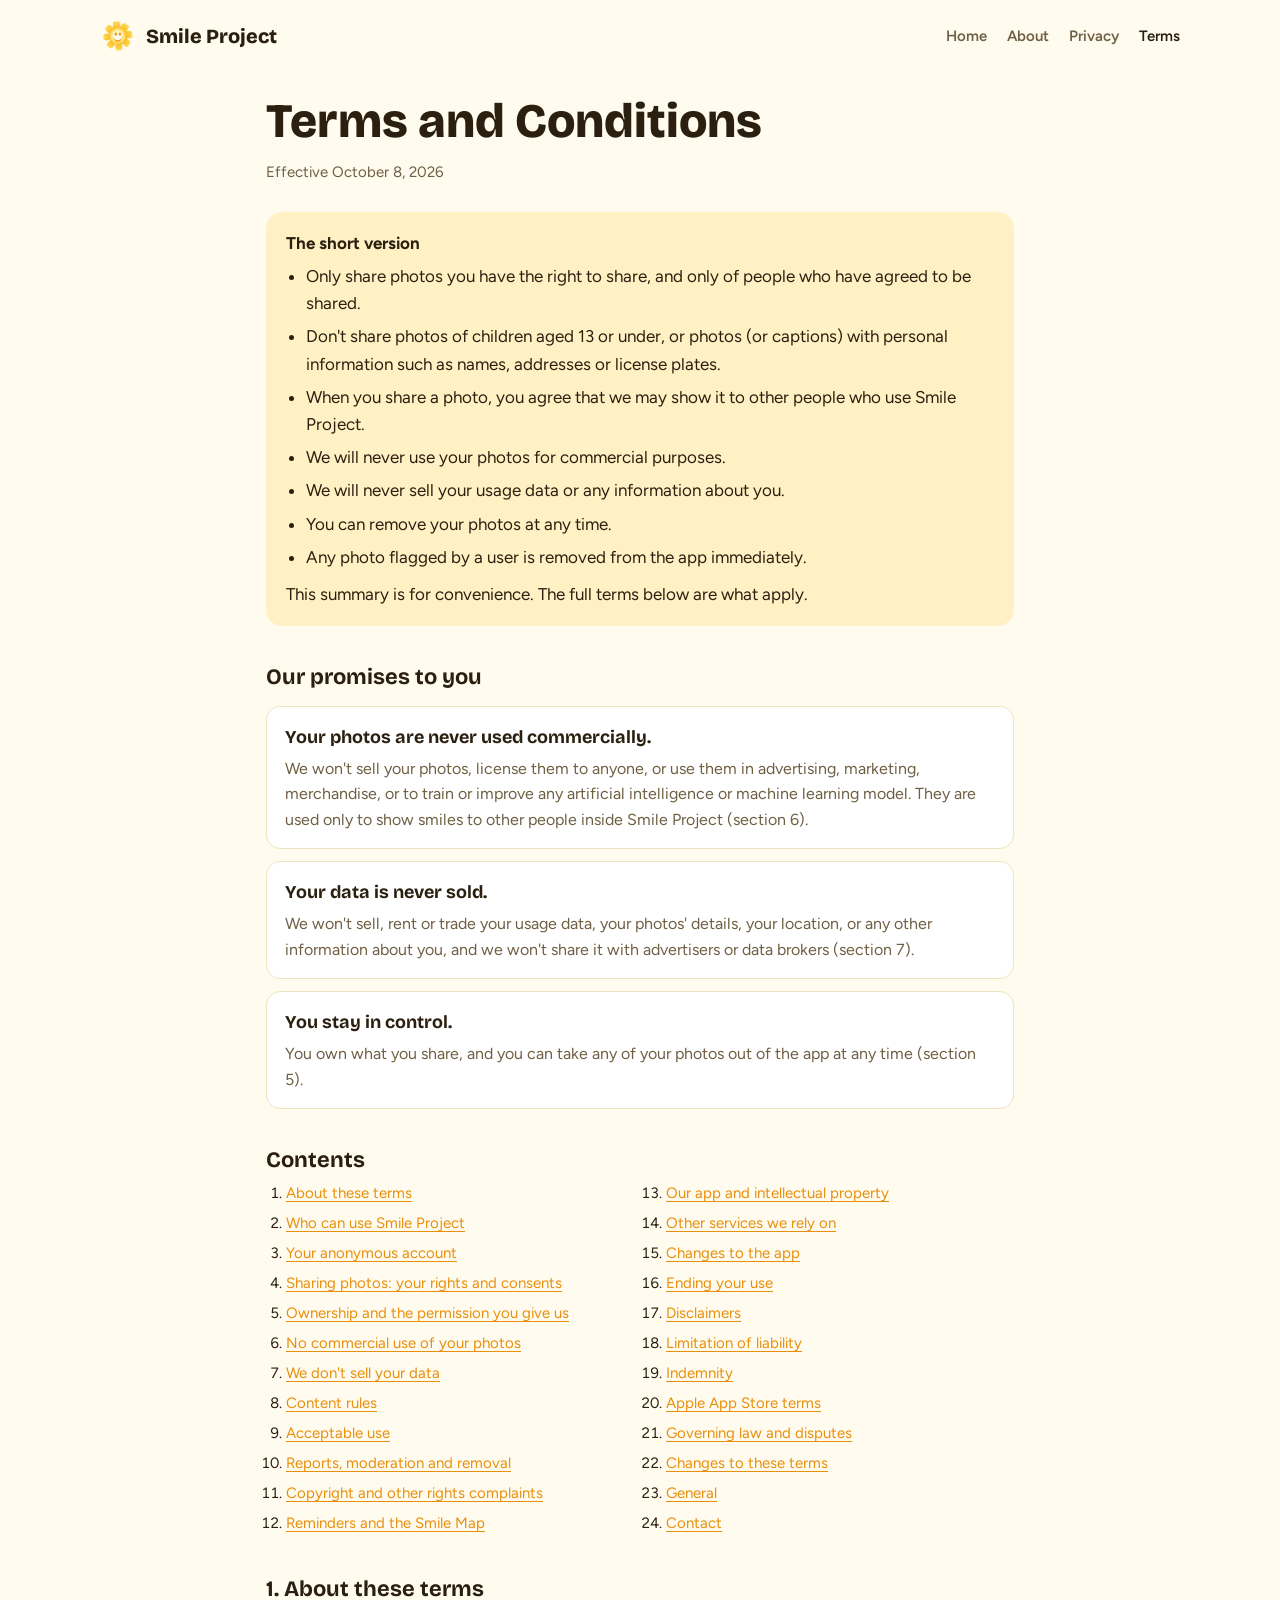
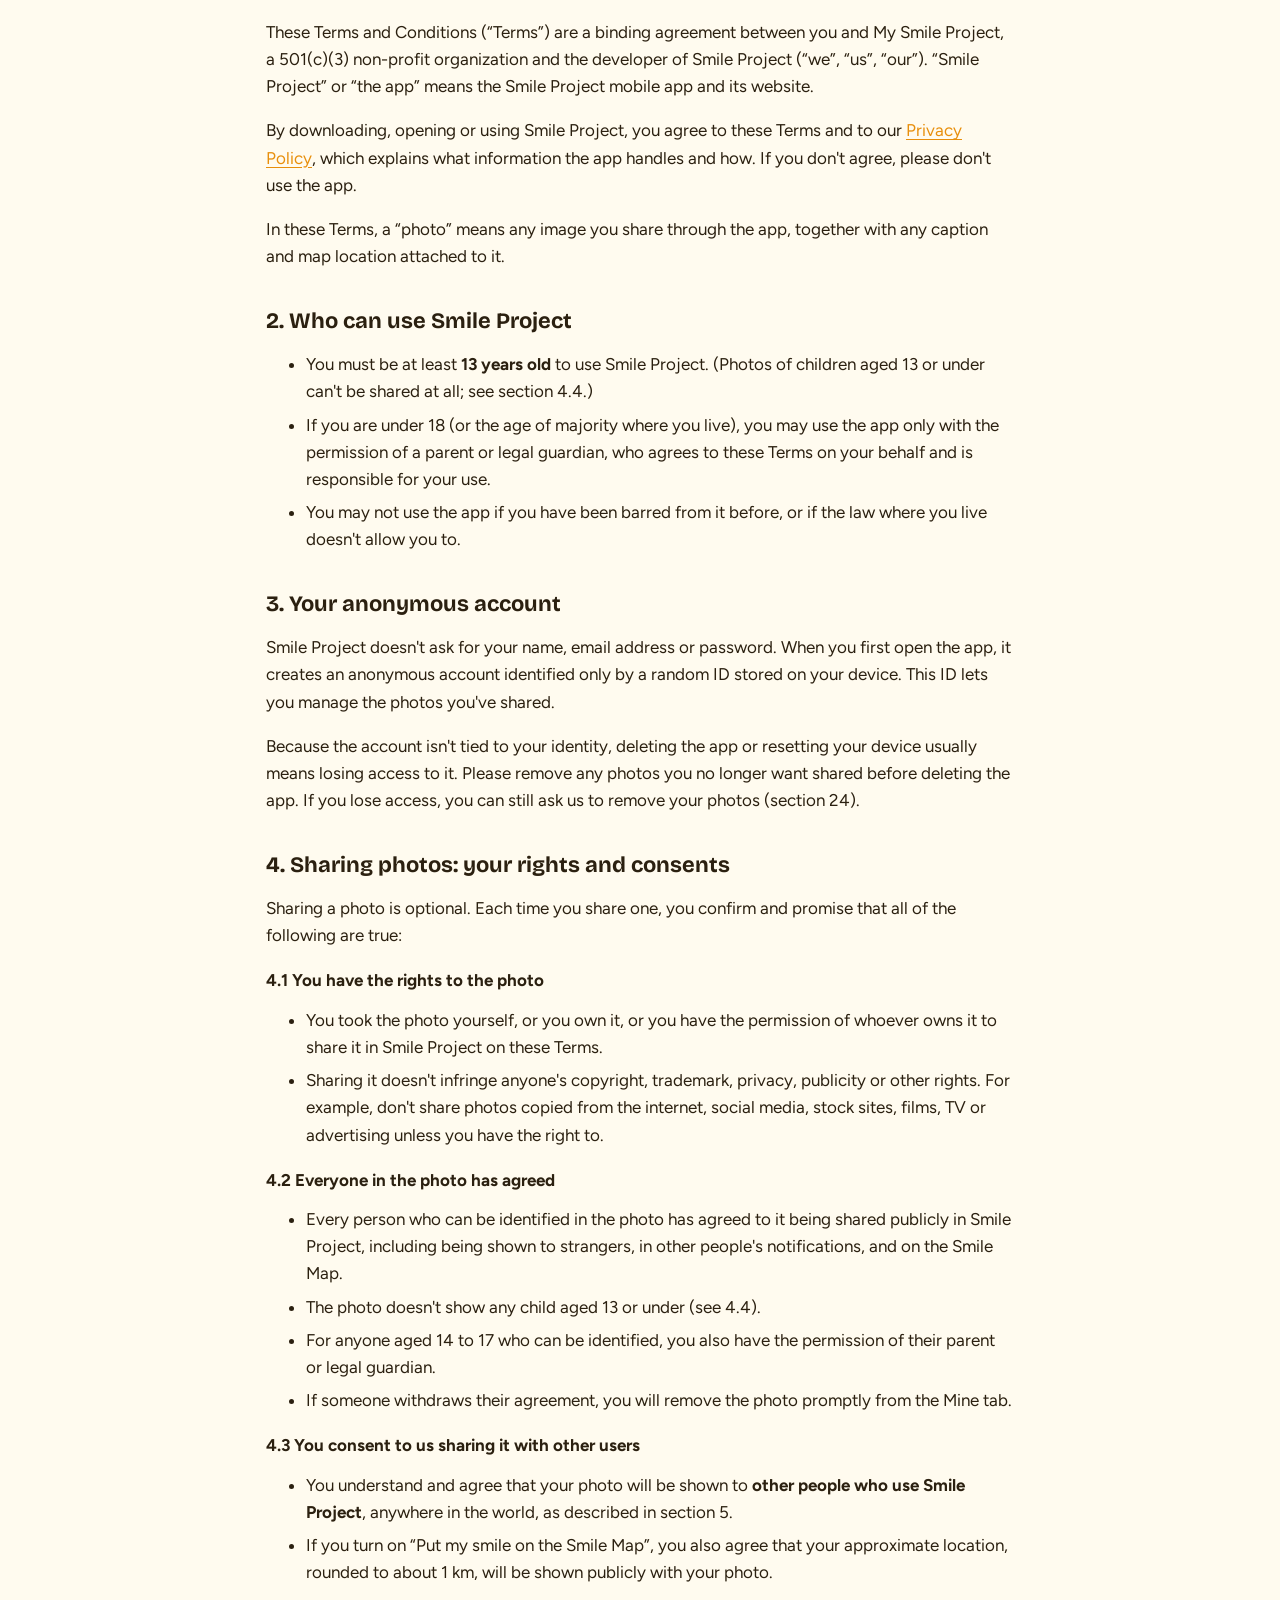
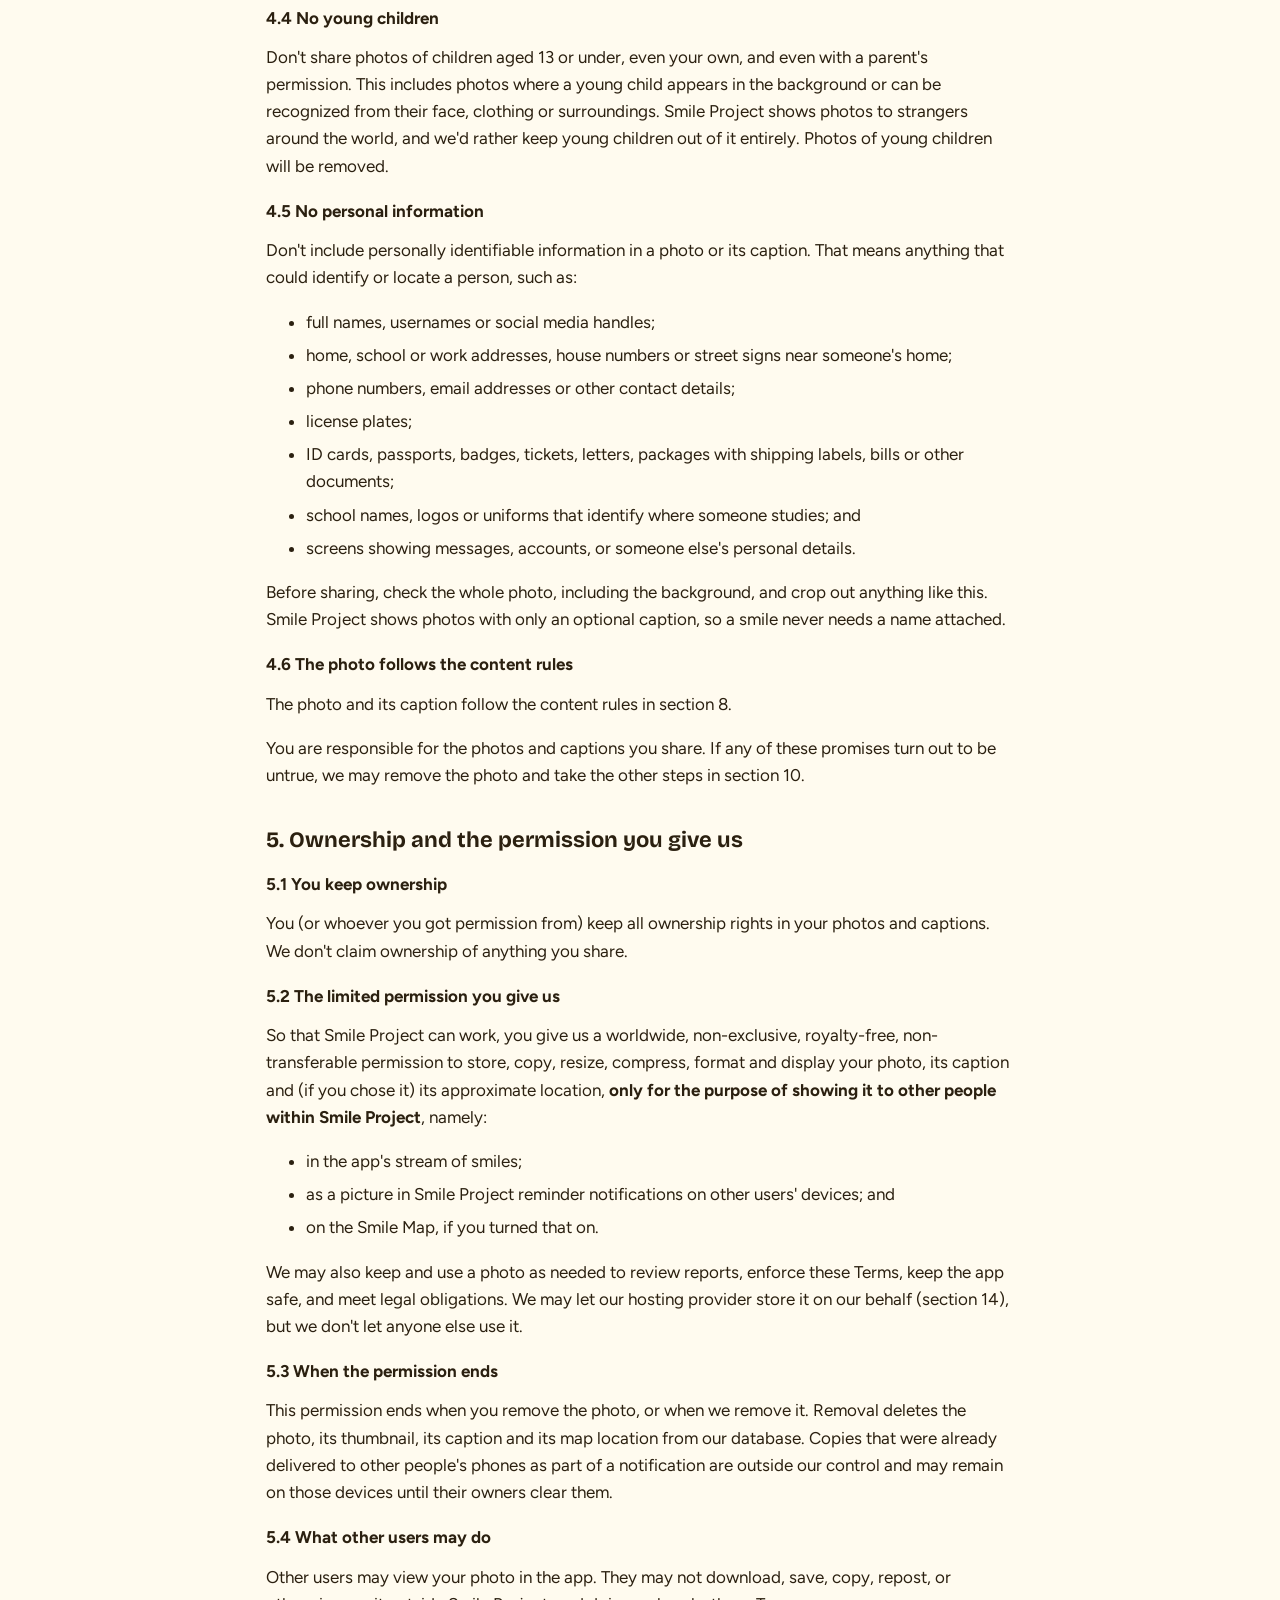
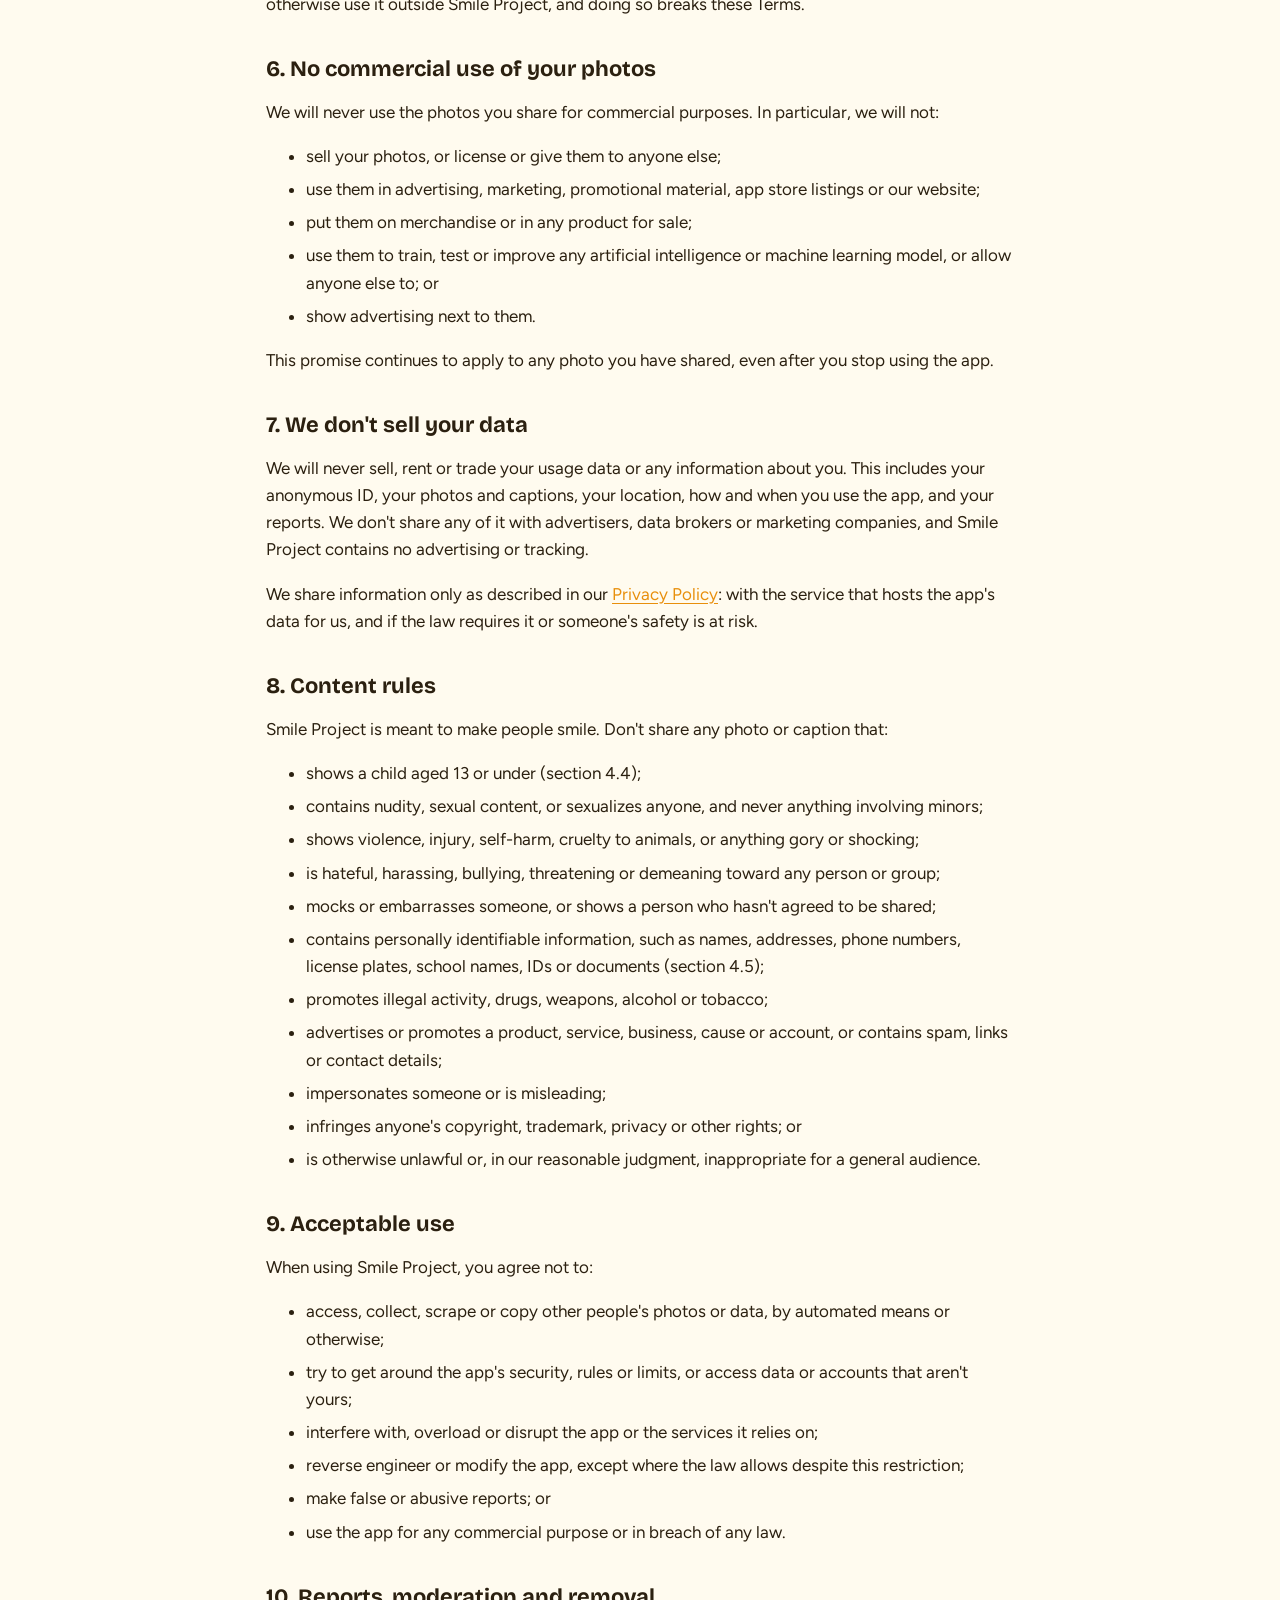
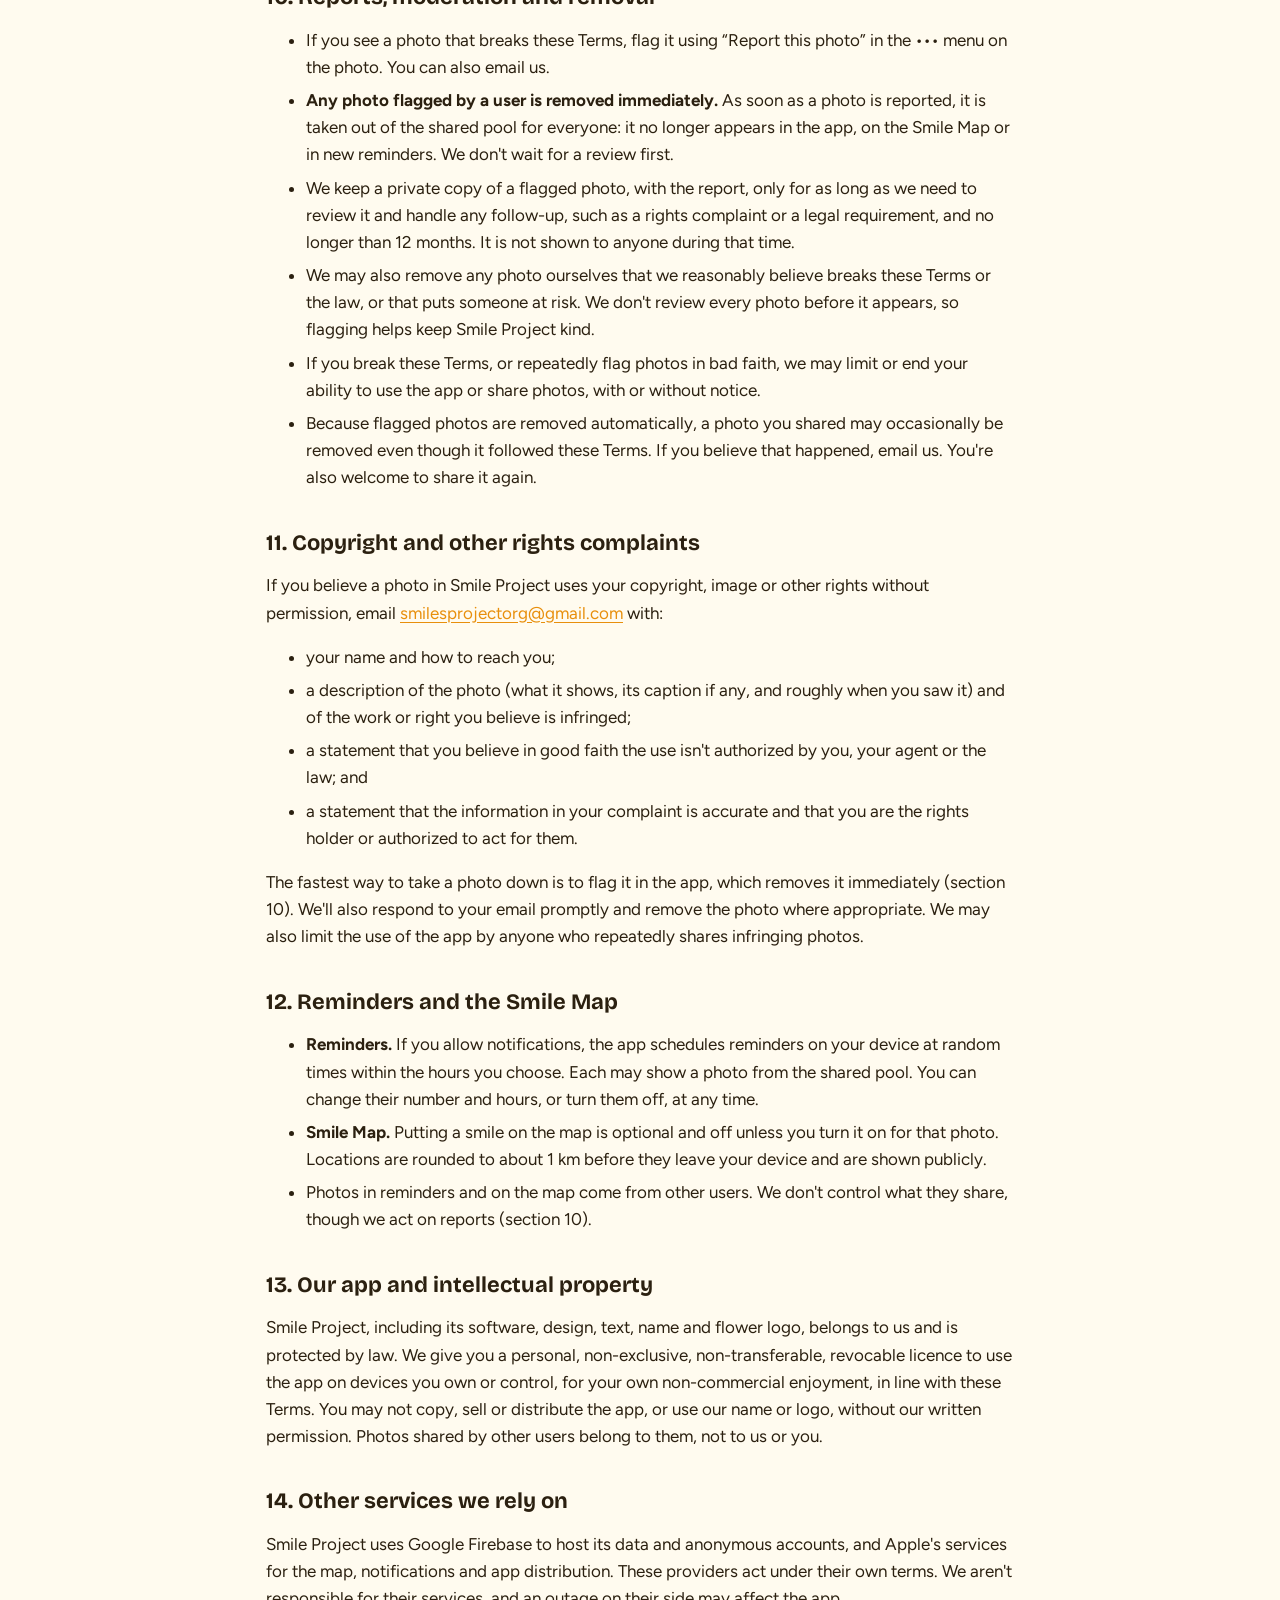
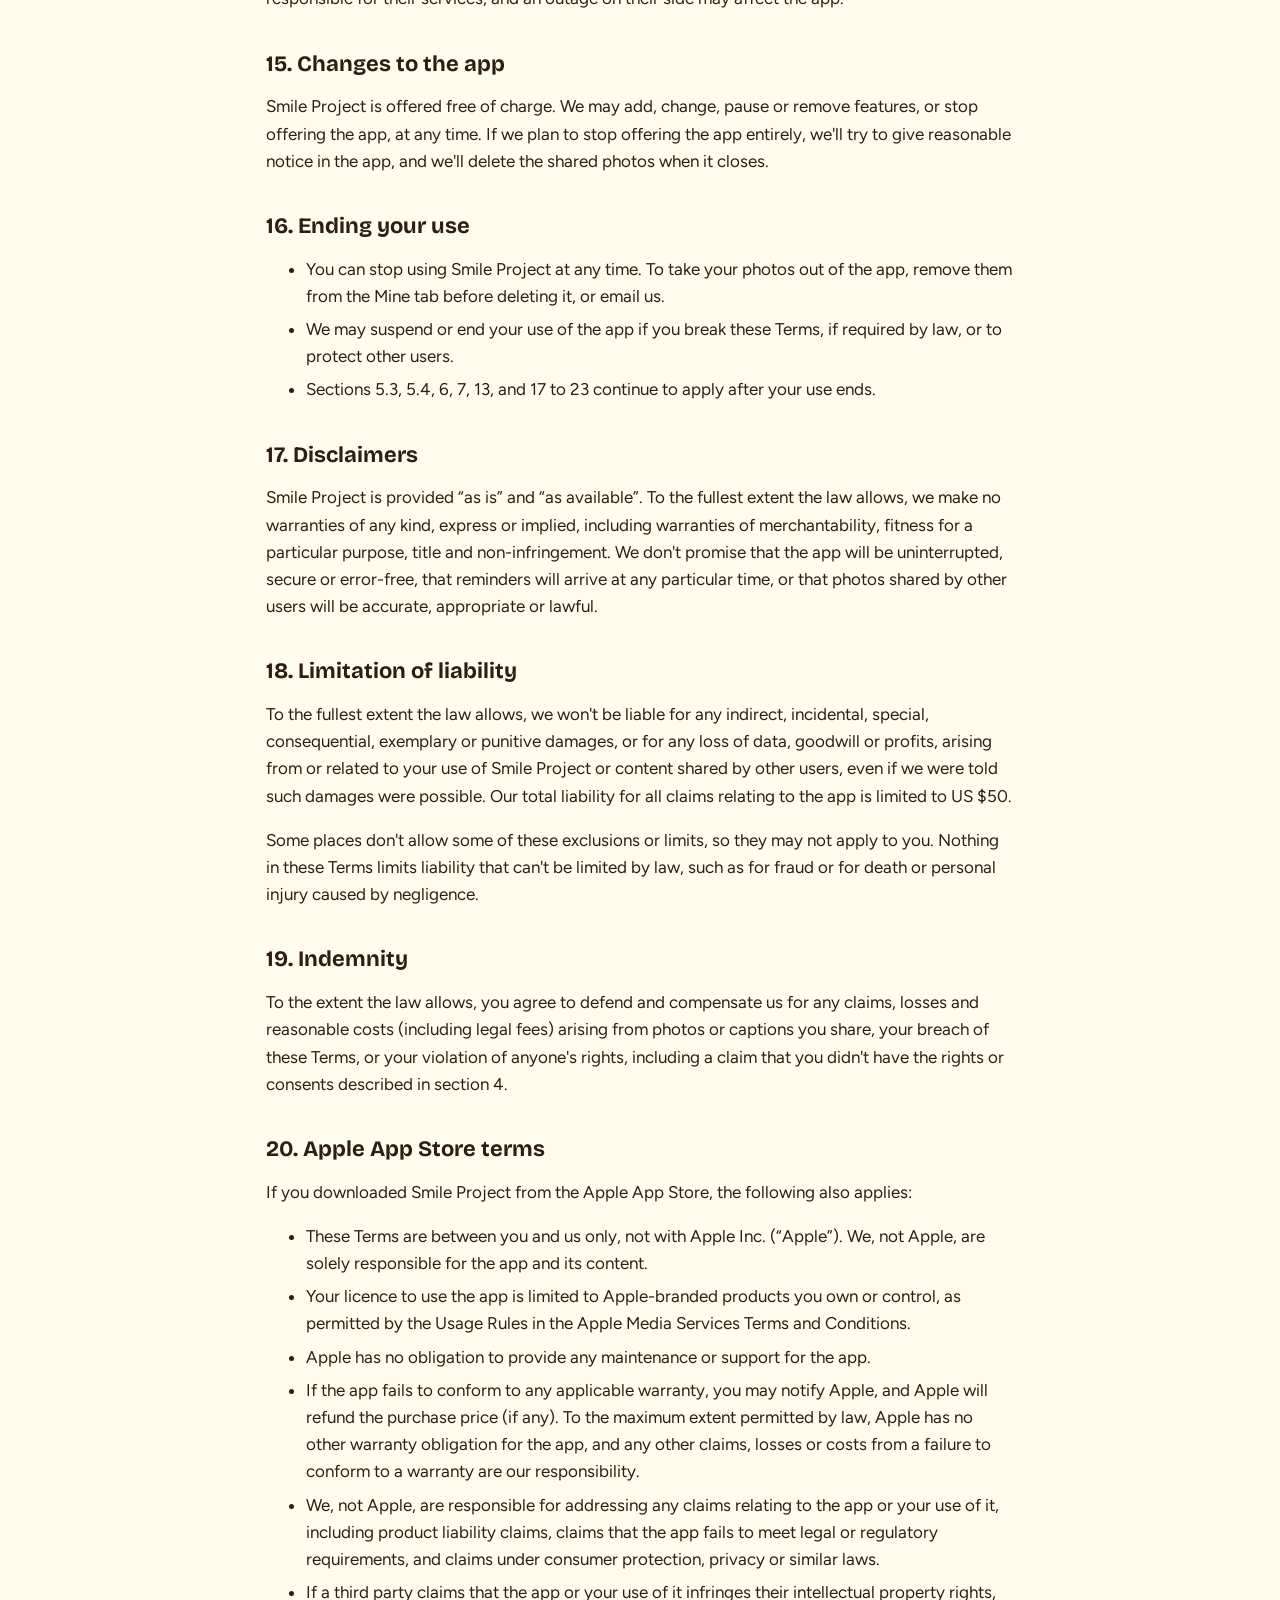
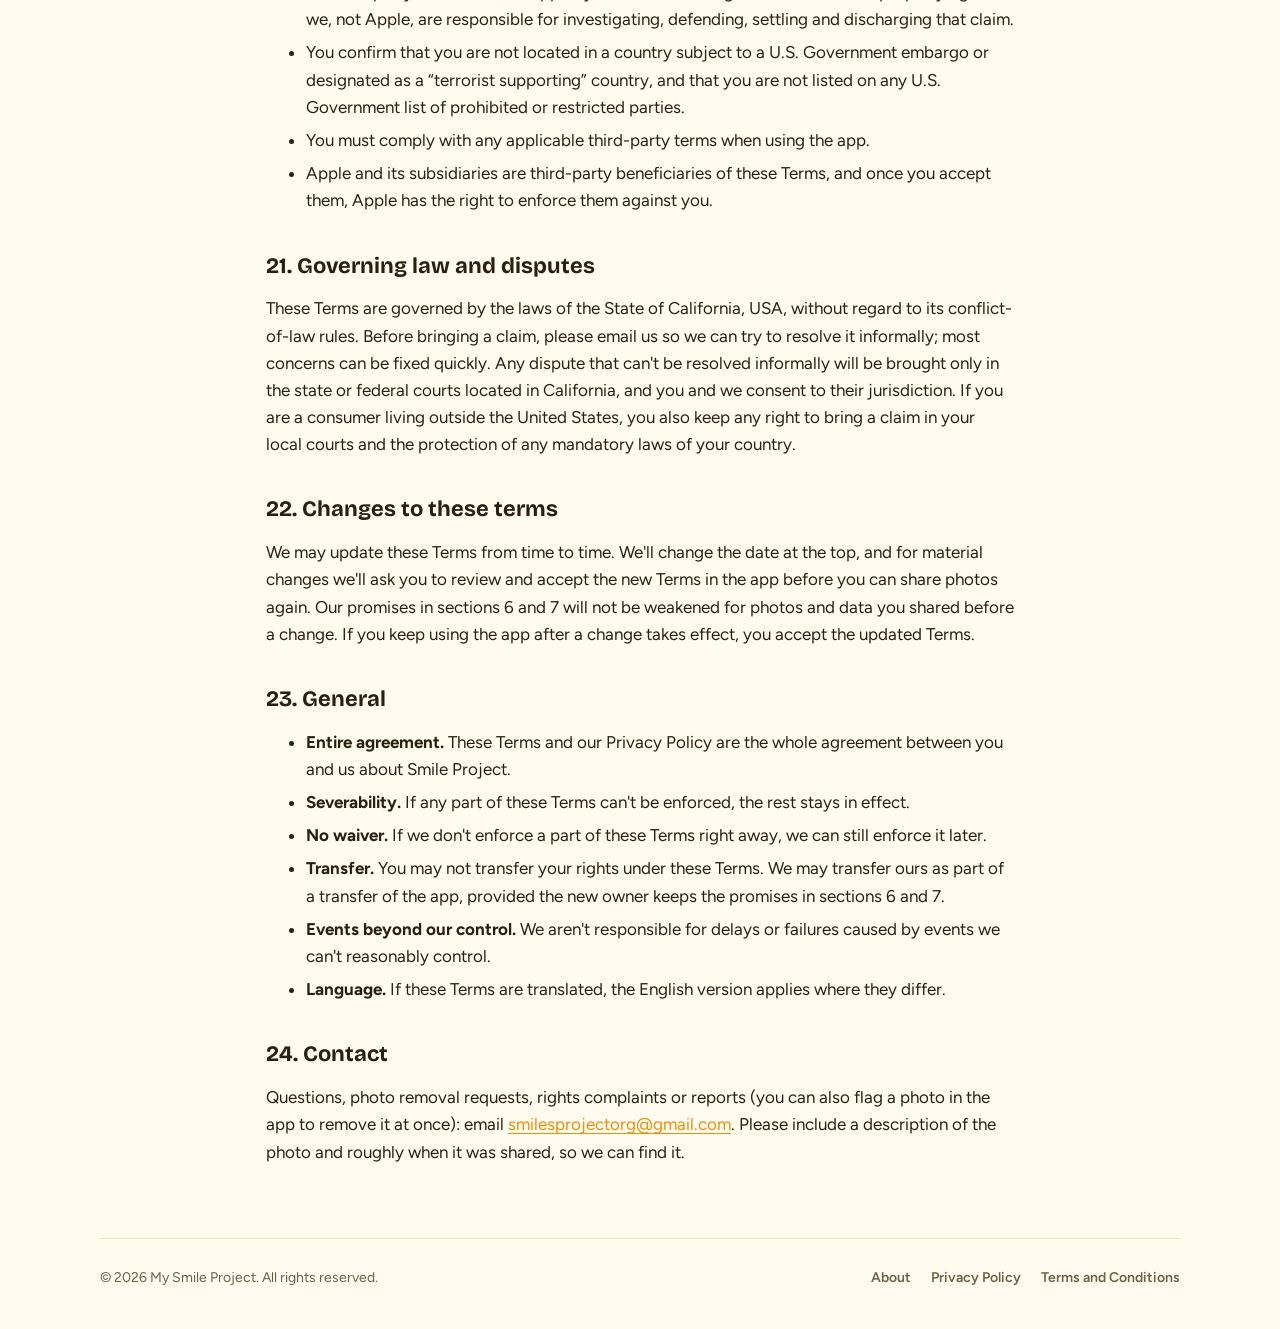
<file: terms.html>
<!doctype html>
<html lang="en">
<head>
<meta charset="utf-8">
<meta name="viewport" content="width=device-width, initial-scale=1, viewport-fit=cover">
<title>Smile Project Terms and Conditions</title>
<link rel="preconnect" href="https://fonts.googleapis.com">
<link rel="preconnect" href="https://fonts.gstatic.com" crossorigin>
<link rel="stylesheet" href="https://fonts.googleapis.com/css2?family=Bricolage+Grotesque:opsz,wght@12..96,500..800&family=Figtree:wght@400;500;600;700&display=swap">
<link rel="stylesheet" href="site.css">
<link rel="icon" href="img/flower.png">
<style>
  .toc { columns: 2 220px; column-gap: 32px; padding-left: 20px; margin: 8px 0 0; font-size: 15px; }
  .toc li { break-inside: avoid; }
  .promises { display: grid; gap: 12px; margin-top: 16px; }
  .promises div { padding: 16px 18px; border-radius: 14px; border: 1px solid var(--line); background: var(--card); }
  .promises b { display: block; font-family: var(--display); font-size: 18px; margin-bottom: 4px; }
  .promises p { margin: 0; color: var(--muted); font-size: 16px; }
  .legal h2 { scroll-margin-top: 16px; }
</style>
</head>
<body>
<div class="wrap">
  <header class="bar">
    <a class="brand" href="index.html"><img src="img/flower.png" alt="" width="36" height="36">Smile Project</a>
    <nav aria-label="Site">
      <a href="index.html">Home</a>
      <a href="about.html">About</a>
      <a href="privacy.html">Privacy</a>
      <a href="terms.html" aria-current="page">Terms</a>
    </nav>
  </header>

  <main class="legal">
    <h1>Terms and Conditions</h1>
    <p class="meta">Effective October 8, 2026</p>

    <div class="summary">
      <strong>The short version</strong>
      <ul>
        <li>Only share photos you have the right to share, and only of people who have agreed to be shared.</li>
        <li>Don't share photos of children aged 13 or under, or photos (or captions) with personal information such as names, addresses or license plates.</li>
        <li>When you share a photo, you agree that we may show it to other people who use Smile Project.</li>
        <li>We will never use your photos for commercial purposes.</li>
        <li>We will never sell your usage data or any information about you.</li>
        <li>You can remove your photos at any time.</li>
        <li>Any photo flagged by a user is removed from the app immediately.</li>
      </ul>
      <p style="margin:10px 0 0">This summary is for convenience. The full terms below are what apply.</p>
    </div>

    <h2 id="promises">Our promises to you</h2>
    <div class="promises">
      <div><b>Your photos are never used commercially.</b><p>We won't sell your photos, license them to anyone, or use them in advertising, marketing, merchandise, or to train or improve any artificial intelligence or machine learning model. They are used only to show smiles to other people inside Smile Project (section 6).</p></div>
      <div><b>Your data is never sold.</b><p>We won't sell, rent or trade your usage data, your photos' details, your location, or any other information about you, and we won't share it with advertisers or data brokers (section 7).</p></div>
      <div><b>You stay in control.</b><p>You own what you share, and you can take any of your photos out of the app at any time (section 5).</p></div>
    </div>

    <h2>Contents</h2>
    <ol class="toc">
      <li><a href="#s1">About these terms</a></li>
      <li><a href="#s2">Who can use Smile Project</a></li>
      <li><a href="#s3">Your anonymous account</a></li>
      <li><a href="#s4">Sharing photos: your rights and consents</a></li>
      <li><a href="#s5">Ownership and the permission you give us</a></li>
      <li><a href="#s6">No commercial use of your photos</a></li>
      <li><a href="#s7">We don't sell your data</a></li>
      <li><a href="#s8">Content rules</a></li>
      <li><a href="#s9">Acceptable use</a></li>
      <li><a href="#s10">Reports, moderation and removal</a></li>
      <li><a href="#s11">Copyright and other rights complaints</a></li>
      <li><a href="#s12">Reminders and the Smile Map</a></li>
      <li><a href="#s13">Our app and intellectual property</a></li>
      <li><a href="#s14">Other services we rely on</a></li>
      <li><a href="#s15">Changes to the app</a></li>
      <li><a href="#s16">Ending your use</a></li>
      <li><a href="#s17">Disclaimers</a></li>
      <li><a href="#s18">Limitation of liability</a></li>
      <li><a href="#s19">Indemnity</a></li>
      <li><a href="#s20">Apple App Store terms</a></li>
      <li><a href="#s21">Governing law and disputes</a></li>
      <li><a href="#s22">Changes to these terms</a></li>
      <li><a href="#s23">General</a></li>
      <li><a href="#s24">Contact</a></li>
    </ol>

    <h2 id="s1">1. About these terms</h2>
    <p>These Terms and Conditions (“Terms”) are a binding agreement between you and My Smile Project, a 501(c)(3) non-profit organization and the developer of Smile Project (“we”, “us”, “our”). “Smile Project” or “the app” means the Smile Project mobile app and its website.</p>
    <p>By downloading, opening or using Smile Project, you agree to these Terms and to our <a href="privacy.html">Privacy Policy</a>, which explains what information the app handles and how. If you don't agree, please don't use the app.</p>
    <p>In these Terms, a “photo” means any image you share through the app, together with any caption and map location attached to it.</p>

    <h2 id="s2">2. Who can use Smile Project</h2>
    <ul>
      <li>You must be at least <strong>13 years old</strong> to use Smile Project. (Photos of children aged 13 or under can't be shared at all; see section 4.4.)</li>
      <li>If you are under 18 (or the age of majority where you live), you may use the app only with the permission of a parent or legal guardian, who agrees to these Terms on your behalf and is responsible for your use.</li>
      <li>You may not use the app if you have been barred from it before, or if the law where you live doesn't allow you to.</li>
    </ul>

    <h2 id="s3">3. Your anonymous account</h2>
    <p>Smile Project doesn't ask for your name, email address or password. When you first open the app, it creates an anonymous account identified only by a random ID stored on your device. This ID lets you manage the photos you've shared.</p>
    <p>Because the account isn't tied to your identity, deleting the app or resetting your device usually means losing access to it. Please remove any photos you no longer want shared before deleting the app. If you lose access, you can still ask us to remove your photos (section 24).</p>

    <h2 id="s4">4. Sharing photos: your rights and consents</h2>
    <p>Sharing a photo is optional. Each time you share one, you confirm and promise that all of the following are true:</p>
    <h3>4.1 You have the rights to the photo</h3>
    <ul>
      <li>You took the photo yourself, or you own it, or you have the permission of whoever owns it to share it in Smile Project on these Terms.</li>
      <li>Sharing it doesn't infringe anyone's copyright, trademark, privacy, publicity or other rights. For example, don't share photos copied from the internet, social media, stock sites, films, TV or advertising unless you have the right to.</li>
    </ul>
    <h3>4.2 Everyone in the photo has agreed</h3>
    <ul>
      <li>Every person who can be identified in the photo has agreed to it being shared publicly in Smile Project, including being shown to strangers, in other people's notifications, and on the Smile Map.</li>
      <li>The photo doesn't show any child aged 13 or under (see 4.4).</li>
      <li>For anyone aged 14 to 17 who can be identified, you also have the permission of their parent or legal guardian.</li>
      <li>If someone withdraws their agreement, you will remove the photo promptly from the Mine tab.</li>
    </ul>
    <h3>4.3 You consent to us sharing it with other users</h3>
    <ul>
      <li>You understand and agree that your photo will be shown to <strong>other people who use Smile Project</strong>, anywhere in the world, as described in section 5.</li>
      <li>If you turn on “Put my smile on the Smile Map”, you also agree that your approximate location, rounded to about 1 km, will be shown publicly with your photo.</li>
    </ul>
    <h3>4.4 No young children</h3>
    <p>Don't share photos of children aged 13 or under, even your own, and even with a parent's permission. This includes photos where a young child appears in the background or can be recognized from their face, clothing or surroundings. Smile Project shows photos to strangers around the world, and we'd rather keep young children out of it entirely. Photos of young children will be removed.</p>
    <h3>4.5 No personal information</h3>
    <p>Don't include personally identifiable information in a photo or its caption. That means anything that could identify or locate a person, such as:</p>
    <ul>
      <li>full names, usernames or social media handles;</li>
      <li>home, school or work addresses, house numbers or street signs near someone's home;</li>
      <li>phone numbers, email addresses or other contact details;</li>
      <li>license plates;</li>
      <li>ID cards, passports, badges, tickets, letters, packages with shipping labels, bills or other documents;</li>
      <li>school names, logos or uniforms that identify where someone studies; and</li>
      <li>screens showing messages, accounts, or someone else's personal details.</li>
    </ul>
    <p>Before sharing, check the whole photo, including the background, and crop out anything like this. Smile Project shows photos with only an optional caption, so a smile never needs a name attached.</p>
    <h3>4.6 The photo follows the content rules</h3>
    <p>The photo and its caption follow the content rules in section 8.</p>
    <p>You are responsible for the photos and captions you share. If any of these promises turn out to be untrue, we may remove the photo and take the other steps in section 10.</p>

    <h2 id="s5">5. Ownership and the permission you give us</h2>
    <h3>5.1 You keep ownership</h3>
    <p>You (or whoever you got permission from) keep all ownership rights in your photos and captions. We don't claim ownership of anything you share.</p>
    <h3>5.2 The limited permission you give us</h3>
    <p>So that Smile Project can work, you give us a worldwide, non-exclusive, royalty-free, non-transferable permission to store, copy, resize, compress, format and display your photo, its caption and (if you chose it) its approximate location, <strong>only for the purpose of showing it to other people within Smile Project</strong>, namely:</p>
    <ul>
      <li>in the app's stream of smiles;</li>
      <li>as a picture in Smile Project reminder notifications on other users' devices; and</li>
      <li>on the Smile Map, if you turned that on.</li>
    </ul>
    <p>We may also keep and use a photo as needed to review reports, enforce these Terms, keep the app safe, and meet legal obligations. We may let our hosting provider store it on our behalf (section 14), but we don't let anyone else use it.</p>
    <h3>5.3 When the permission ends</h3>
    <p>This permission ends when you remove the photo, or when we remove it. Removal deletes the photo, its thumbnail, its caption and its map location from our database. Copies that were already delivered to other people's phones as part of a notification are outside our control and may remain on those devices until their owners clear them.</p>
    <h3>5.4 What other users may do</h3>
    <p>Other users may view your photo in the app. They may not download, save, copy, repost, or otherwise use it outside Smile Project, and doing so breaks these Terms.</p>

    <h2 id="s6">6. No commercial use of your photos</h2>
    <p>We will never use the photos you share for commercial purposes. In particular, we will not:</p>
    <ul>
      <li>sell your photos, or license or give them to anyone else;</li>
      <li>use them in advertising, marketing, promotional material, app store listings or our website;</li>
      <li>put them on merchandise or in any product for sale;</li>
      <li>use them to train, test or improve any artificial intelligence or machine learning model, or allow anyone else to; or</li>
      <li>show advertising next to them.</li>
    </ul>
    <p>This promise continues to apply to any photo you have shared, even after you stop using the app.</p>

    <h2 id="s7">7. We don't sell your data</h2>
    <p>We will never sell, rent or trade your usage data or any information about you. This includes your anonymous ID, your photos and captions, your location, how and when you use the app, and your reports. We don't share any of it with advertisers, data brokers or marketing companies, and Smile Project contains no advertising or tracking.</p>
    <p>We share information only as described in our <a href="privacy.html">Privacy Policy</a>: with the service that hosts the app's data for us, and if the law requires it or someone's safety is at risk.</p>

    <h2 id="s8">8. Content rules</h2>
    <p>Smile Project is meant to make people smile. Don't share any photo or caption that:</p>
    <ul>
      <li>shows a child aged 13 or under (section 4.4);</li>
      <li>contains nudity, sexual content, or sexualizes anyone, and never anything involving minors;</li>
      <li>shows violence, injury, self-harm, cruelty to animals, or anything gory or shocking;</li>
      <li>is hateful, harassing, bullying, threatening or demeaning toward any person or group;</li>
      <li>mocks or embarrasses someone, or shows a person who hasn't agreed to be shared;</li>
      <li>contains personally identifiable information, such as names, addresses, phone numbers, license plates, school names, IDs or documents (section 4.5);</li>
      <li>promotes illegal activity, drugs, weapons, alcohol or tobacco;</li>
      <li>advertises or promotes a product, service, business, cause or account, or contains spam, links or contact details;</li>
      <li>impersonates someone or is misleading;</li>
      <li>infringes anyone's copyright, trademark, privacy or other rights; or</li>
      <li>is otherwise unlawful or, in our reasonable judgment, inappropriate for a general audience.</li>
    </ul>

    <h2 id="s9">9. Acceptable use</h2>
    <p>When using Smile Project, you agree not to:</p>
    <ul>
      <li>access, collect, scrape or copy other people's photos or data, by automated means or otherwise;</li>
      <li>try to get around the app's security, rules or limits, or access data or accounts that aren't yours;</li>
      <li>interfere with, overload or disrupt the app or the services it relies on;</li>
      <li>reverse engineer or modify the app, except where the law allows despite this restriction;</li>
      <li>make false or abusive reports; or</li>
      <li>use the app for any commercial purpose or in breach of any law.</li>
    </ul>

    <h2 id="s10">10. Reports, moderation and removal</h2>
    <ul>
      <li>If you see a photo that breaks these Terms, flag it using “Report this photo” in the ••• menu on the photo. You can also email us.</li>
      <li><strong>Any photo flagged by a user is removed immediately.</strong> As soon as a photo is reported, it is taken out of the shared pool for everyone: it no longer appears in the app, on the Smile Map or in new reminders. We don't wait for a review first.</li>
      <li>We keep a private copy of a flagged photo, with the report, only for as long as we need to review it and handle any follow-up, such as a rights complaint or a legal requirement, and no longer than 12 months. It is not shown to anyone during that time.</li>
      <li>We may also remove any photo ourselves that we reasonably believe breaks these Terms or the law, or that puts someone at risk. We don't review every photo before it appears, so flagging helps keep Smile Project kind.</li>
      <li>If you break these Terms, or repeatedly flag photos in bad faith, we may limit or end your ability to use the app or share photos, with or without notice.</li>
      <li>Because flagged photos are removed automatically, a photo you shared may occasionally be removed even though it followed these Terms. If you believe that happened, email us. You're also welcome to share it again.</li>
    </ul>

    <h2 id="s11">11. Copyright and other rights complaints</h2>
    <p>If you believe a photo in Smile Project uses your copyright, image or other rights without permission, email <a href="mailto:smilesprojectorg@gmail.com">smilesprojectorg@gmail.com</a> with:</p>
    <ul>
      <li>your name and how to reach you;</li>
      <li>a description of the photo (what it shows, its caption if any, and roughly when you saw it) and of the work or right you believe is infringed;</li>
      <li>a statement that you believe in good faith the use isn't authorized by you, your agent or the law; and</li>
      <li>a statement that the information in your complaint is accurate and that you are the rights holder or authorized to act for them.</li>
    </ul>
    <p>The fastest way to take a photo down is to flag it in the app, which removes it immediately (section 10). We'll also respond to your email promptly and remove the photo where appropriate. We may also limit the use of the app by anyone who repeatedly shares infringing photos.</p>

    <h2 id="s12">12. Reminders and the Smile Map</h2>
    <ul>
      <li><strong>Reminders.</strong> If you allow notifications, the app schedules reminders on your device at random times within the hours you choose. Each may show a photo from the shared pool. You can change their number and hours, or turn them off, at any time.</li>
      <li><strong>Smile Map.</strong> Putting a smile on the map is optional and off unless you turn it on for that photo. Locations are rounded to about 1 km before they leave your device and are shown publicly.</li>
      <li>Photos in reminders and on the map come from other users. We don't control what they share, though we act on reports (section 10).</li>
    </ul>

    <h2 id="s13">13. Our app and intellectual property</h2>
    <p>Smile Project, including its software, design, text, name and flower logo, belongs to us and is protected by law. We give you a personal, non-exclusive, non-transferable, revocable licence to use the app on devices you own or control, for your own non-commercial enjoyment, in line with these Terms. You may not copy, sell or distribute the app, or use our name or logo, without our written permission. Photos shared by other users belong to them, not to us or you.</p>

    <h2 id="s14">14. Other services we rely on</h2>
    <p>Smile Project uses Google Firebase to host its data and anonymous accounts, and Apple's services for the map, notifications and app distribution. These providers act under their own terms. We aren't responsible for their services, and an outage on their side may affect the app.</p>

    <h2 id="s15">15. Changes to the app</h2>
    <p>Smile Project is offered free of charge. We may add, change, pause or remove features, or stop offering the app, at any time. If we plan to stop offering the app entirely, we'll try to give reasonable notice in the app, and we'll delete the shared photos when it closes.</p>

    <h2 id="s16">16. Ending your use</h2>
    <ul>
      <li>You can stop using Smile Project at any time. To take your photos out of the app, remove them from the Mine tab before deleting it, or email us.</li>
      <li>We may suspend or end your use of the app if you break these Terms, if required by law, or to protect other users.</li>
      <li>Sections 5.3, 5.4, 6, 7, 13, and 17 to 23 continue to apply after your use ends.</li>
    </ul>

    <h2 id="s17">17. Disclaimers</h2>
    <p>Smile Project is provided “as is” and “as available”. To the fullest extent the law allows, we make no warranties of any kind, express or implied, including warranties of merchantability, fitness for a particular purpose, title and non-infringement. We don't promise that the app will be uninterrupted, secure or error-free, that reminders will arrive at any particular time, or that photos shared by other users will be accurate, appropriate or lawful.</p>

    <h2 id="s18">18. Limitation of liability</h2>
    <p>To the fullest extent the law allows, we won't be liable for any indirect, incidental, special, consequential, exemplary or punitive damages, or for any loss of data, goodwill or profits, arising from or related to your use of Smile Project or content shared by other users, even if we were told such damages were possible. Our total liability for all claims relating to the app is limited to US $50.</p>
    <p>Some places don't allow some of these exclusions or limits, so they may not apply to you. Nothing in these Terms limits liability that can't be limited by law, such as for fraud or for death or personal injury caused by negligence.</p>

    <h2 id="s19">19. Indemnity</h2>
    <p>To the extent the law allows, you agree to defend and compensate us for any claims, losses and reasonable costs (including legal fees) arising from photos or captions you share, your breach of these Terms, or your violation of anyone's rights, including a claim that you didn't have the rights or consents described in section 4.</p>

    <h2 id="s20">20. Apple App Store terms</h2>
    <p>If you downloaded Smile Project from the Apple App Store, the following also applies:</p>
    <ul>
      <li>These Terms are between you and us only, not with Apple Inc. (“Apple”). We, not Apple, are solely responsible for the app and its content.</li>
      <li>Your licence to use the app is limited to Apple-branded products you own or control, as permitted by the Usage Rules in the Apple Media Services Terms and Conditions.</li>
      <li>Apple has no obligation to provide any maintenance or support for the app.</li>
      <li>If the app fails to conform to any applicable warranty, you may notify Apple, and Apple will refund the purchase price (if any). To the maximum extent permitted by law, Apple has no other warranty obligation for the app, and any other claims, losses or costs from a failure to conform to a warranty are our responsibility.</li>
      <li>We, not Apple, are responsible for addressing any claims relating to the app or your use of it, including product liability claims, claims that the app fails to meet legal or regulatory requirements, and claims under consumer protection, privacy or similar laws.</li>
      <li>If a third party claims that the app or your use of it infringes their intellectual property rights, we, not Apple, are responsible for investigating, defending, settling and discharging that claim.</li>
      <li>You confirm that you are not located in a country subject to a U.S. Government embargo or designated as a “terrorist supporting” country, and that you are not listed on any U.S. Government list of prohibited or restricted parties.</li>
      <li>You must comply with any applicable third-party terms when using the app.</li>
      <li>Apple and its subsidiaries are third-party beneficiaries of these Terms, and once you accept them, Apple has the right to enforce them against you.</li>
    </ul>

    <h2 id="s21">21. Governing law and disputes</h2>
    <p>These Terms are governed by the laws of the State of California, USA, without regard to its conflict-of-law rules. Before bringing a claim, please email us so we can try to resolve it informally; most concerns can be fixed quickly. Any dispute that can't be resolved informally will be brought only in the state or federal courts located in California, and you and we consent to their jurisdiction. If you are a consumer living outside the United States, you also keep any right to bring a claim in your local courts and the protection of any mandatory laws of your country.</p>

    <h2 id="s22">22. Changes to these terms</h2>
    <p>We may update these Terms from time to time. We'll change the date at the top, and for material changes we'll ask you to review and accept the new Terms in the app before you can share photos again. Our promises in sections 6 and 7 will not be weakened for photos and data you shared before a change. If you keep using the app after a change takes effect, you accept the updated Terms.</p>

    <h2 id="s23">23. General</h2>
    <ul>
      <li><strong>Entire agreement.</strong> These Terms and our Privacy Policy are the whole agreement between you and us about Smile Project.</li>
      <li><strong>Severability.</strong> If any part of these Terms can't be enforced, the rest stays in effect.</li>
      <li><strong>No waiver.</strong> If we don't enforce a part of these Terms right away, we can still enforce it later.</li>
      <li><strong>Transfer.</strong> You may not transfer your rights under these Terms. We may transfer ours as part of a transfer of the app, provided the new owner keeps the promises in sections 6 and 7.</li>
      <li><strong>Events beyond our control.</strong> We aren't responsible for delays or failures caused by events we can't reasonably control.</li>
      <li><strong>Language.</strong> If these Terms are translated, the English version applies where they differ.</li>
    </ul>

    <h2 id="s24">24. Contact</h2>
    <p>Questions, photo removal requests, rights complaints or reports (you can also flag a photo in the app to remove it at once): email <a href="mailto:smilesprojectorg@gmail.com">smilesprojectorg@gmail.com</a>. Please include a description of the photo and roughly when it was shared, so we can find it.</p>
  </main>

  <footer class="foot">
    <span>© 2026 My Smile Project. All rights reserved.</span>
    <nav aria-label="Legal">
      <a href="about.html">About</a>
      <a href="privacy.html">Privacy Policy</a>
      <a href="terms.html" aria-current="page">Terms and Conditions</a>
    </nav>
  </footer>
</div>
</body>
</html>
</file>
<file: site.css>
/* Smile Project site: sunny yellow and marigold from the app, warm ink, one rounded display face.
   Layout: a wide two-column hero, then alternating screenshot rows; legal pages are one readable column. */
:root {
  --paper: #fffbef;
  --card: #ffffff;
  --ink: #2b2010;
  --muted: #6f5f43;
  --line: #f1e3bd;
  --sun: #ffcc40;
  --marigold: #e88f0c;
  --marigold-ink: #ffffff;
  --glow: #fff1c4;
  --display: "Bricolage Grotesque", "Avenir Next", "Segoe UI", system-ui, sans-serif;
  --body: "Figtree", "Avenir Next", "Segoe UI", system-ui, sans-serif;
  color-scheme: light;
}
@media (prefers-color-scheme: dark) {
  :root:not([data-theme="light"]) {
    --paper: #1a150c; --card: #241d11; --ink: #fff3d3; --muted: #cdbb90; --line: #3a301d;
    --sun: #ffcc40; --marigold: #ffad33; --marigold-ink: #2b2010; --glow: #33290f;
    color-scheme: dark;
  }
}
:root[data-theme="dark"] {
  --paper: #1a150c; --card: #241d11; --ink: #fff3d3; --muted: #cdbb90; --line: #3a301d;
  --sun: #ffcc40; --marigold: #ffad33; --marigold-ink: #2b2010; --glow: #33290f;
  color-scheme: dark;
}

* { box-sizing: border-box; }
body {
  margin: 0;
  padding-inline: 20px;
  background: var(--paper);
  color: var(--ink);
  font: 400 17px/1.6 var(--body);
  -webkit-font-smoothing: antialiased;
}
img { max-width: 100%; display: block; }
a { color: var(--marigold); text-underline-offset: 3px; }
a:hover { text-decoration-thickness: 2px; }
:focus-visible { outline: 3px solid var(--marigold); outline-offset: 3px; border-radius: 6px; }
h1, h2, h3 { font-family: var(--display); line-height: 1.08; text-wrap: balance; margin: 0; }
.wrap { max-width: 1080px; margin-inline: auto; }

/* top bar */
.bar {
  display: flex; align-items: center; justify-content: space-between; gap: 16px; flex-wrap: wrap;
  padding-block: 18px;
}
.brand { display: flex; align-items: center; gap: 10px; color: var(--ink); text-decoration: none; font: 800 20px/1 var(--display); }
.brand img { width: 36px; height: 36px; }
.bar nav { display: flex; gap: 20px; flex-wrap: wrap; font-size: 15px; }
.bar nav a { color: var(--muted); text-decoration: none; font-weight: 600; }
.bar nav a:hover, .bar nav a[aria-current="page"] { color: var(--ink); }

/* App Store button */
.store {
  display: inline-flex; align-items: center; gap: 10px;
  padding: 12px 20px 12px 16px; border-radius: 14px;
  background: var(--ink); color: var(--paper); text-decoration: none;
  font: 700 16px/1.1 var(--body);
}
.store svg { width: 22px; height: 22px; fill: currentColor; }
.store small { display: block; font-size: 11px; font-weight: 500; opacity: 0.8; }
.store:hover { text-decoration: none; transform: translateY(-1px); }

/* footer */
.foot {
  display: flex; flex-wrap: wrap; gap: 12px 28px; justify-content: space-between; align-items: center;
  margin-top: 72px; padding-block: 28px 40px; border-top: 1px solid var(--line);
  color: var(--muted); font-size: 14px;
}
.foot nav { display: flex; gap: 20px; flex-wrap: wrap; }
.foot a { color: var(--muted); font-weight: 600; text-decoration: none; }
.foot a:hover { color: var(--ink); }

/* legal pages */
.legal { max-width: 68ch; margin-inline: auto; padding-block: 24px 0; }
.legal h1 { font-size: clamp(34px, 6vw, 48px); font-weight: 800; }
.legal .meta { color: var(--muted); font-size: 15px; margin: 12px 0 28px; }
.legal .summary { padding: 18px 20px; border-radius: 16px; background: var(--glow); }
.legal .summary ul { margin: 6px 0 0; padding-left: 20px; }
.legal h2 { font-size: 22px; font-weight: 700; margin-top: 40px; }
.legal h3 { font-size: 17px; font-weight: 700; margin-top: 22px; font-family: var(--body); }
.legal p, .legal li { color: var(--ink); }
.legal li + li { margin-top: 6px; }
.legal table { width: 100%; border-collapse: collapse; font-size: 15px; }
.legal th, .legal td { text-align: left; vertical-align: top; padding: 10px 12px 10px 0; border-bottom: 1px solid var(--line); }
.legal th { font-weight: 700; white-space: nowrap; }
.table-scroll { overflow-x: auto; margin-top: 12px; }
.todo { background: var(--sun); color: #2b2010; padding: 1px 6px; border-radius: 5px; font-weight: 700; }

@media (prefers-reduced-motion: reduce) { * { transition: none !important; animation: none !important; } }
</file>
